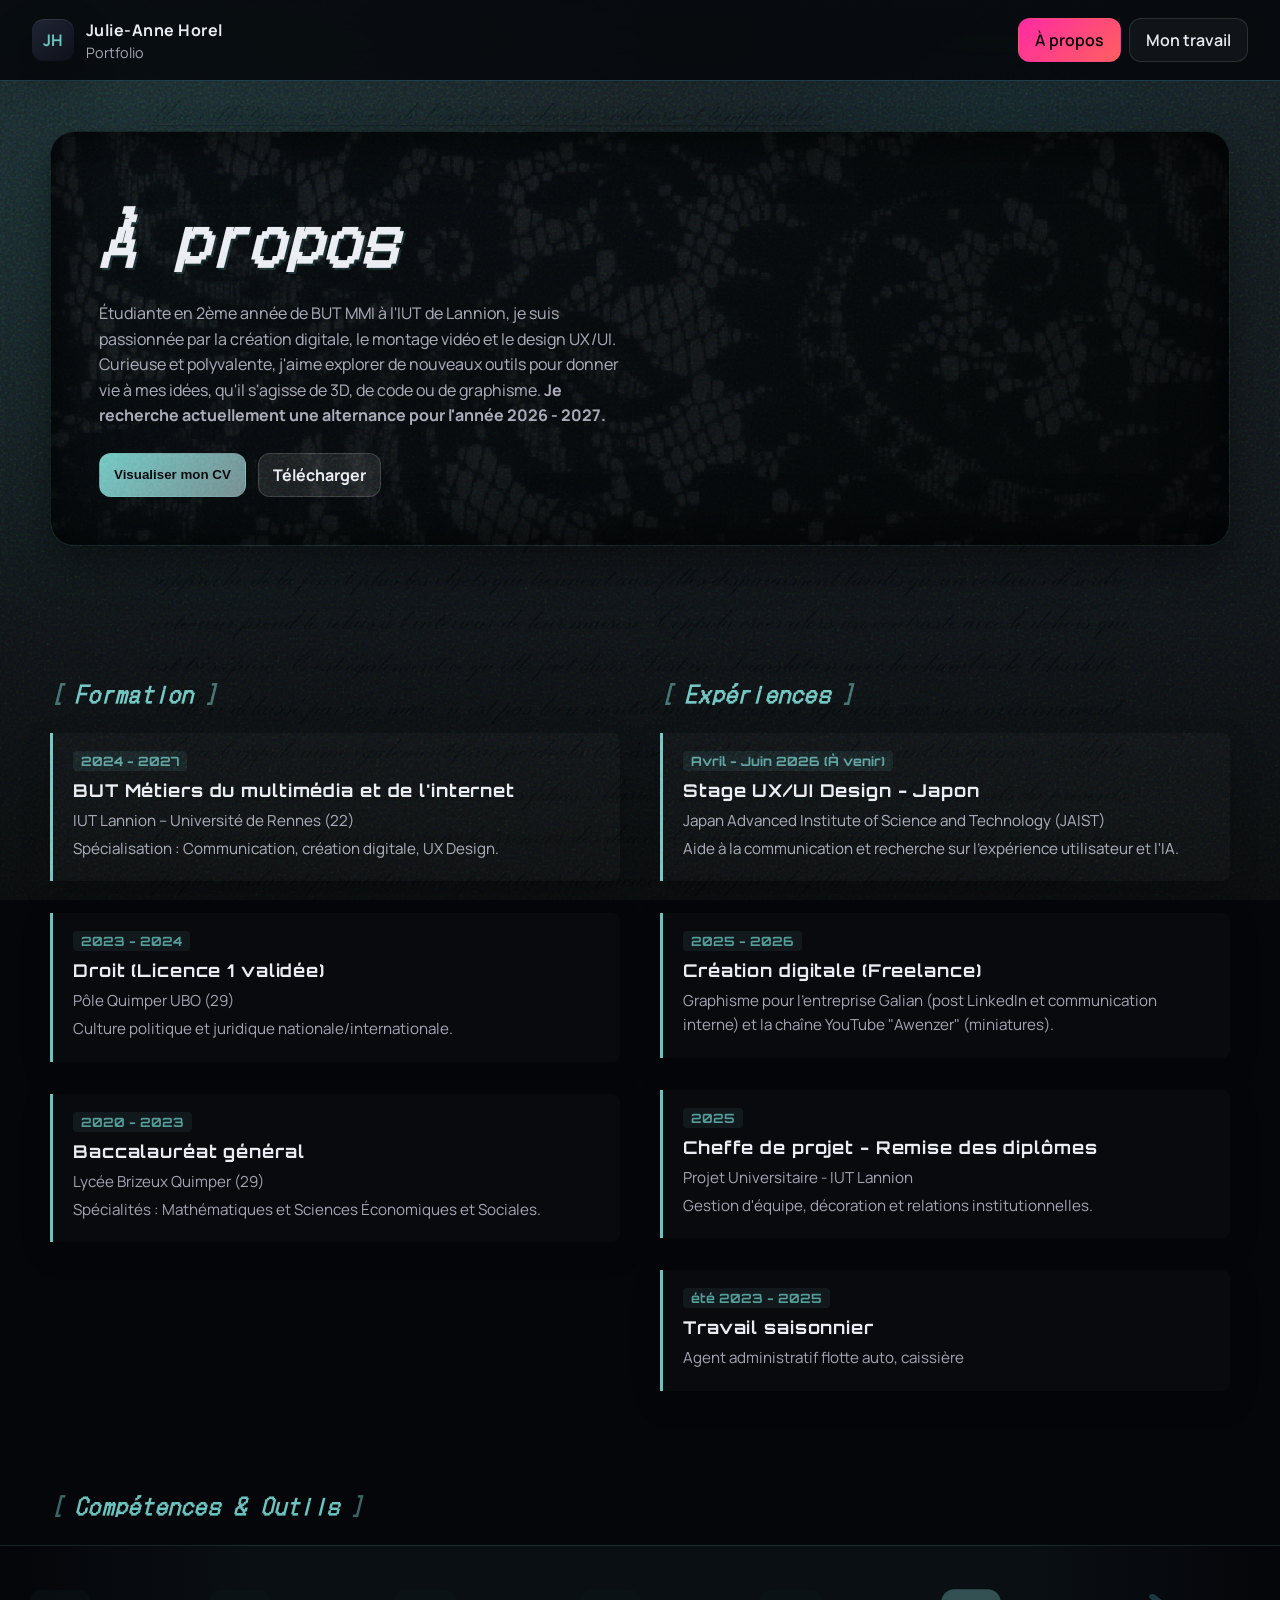
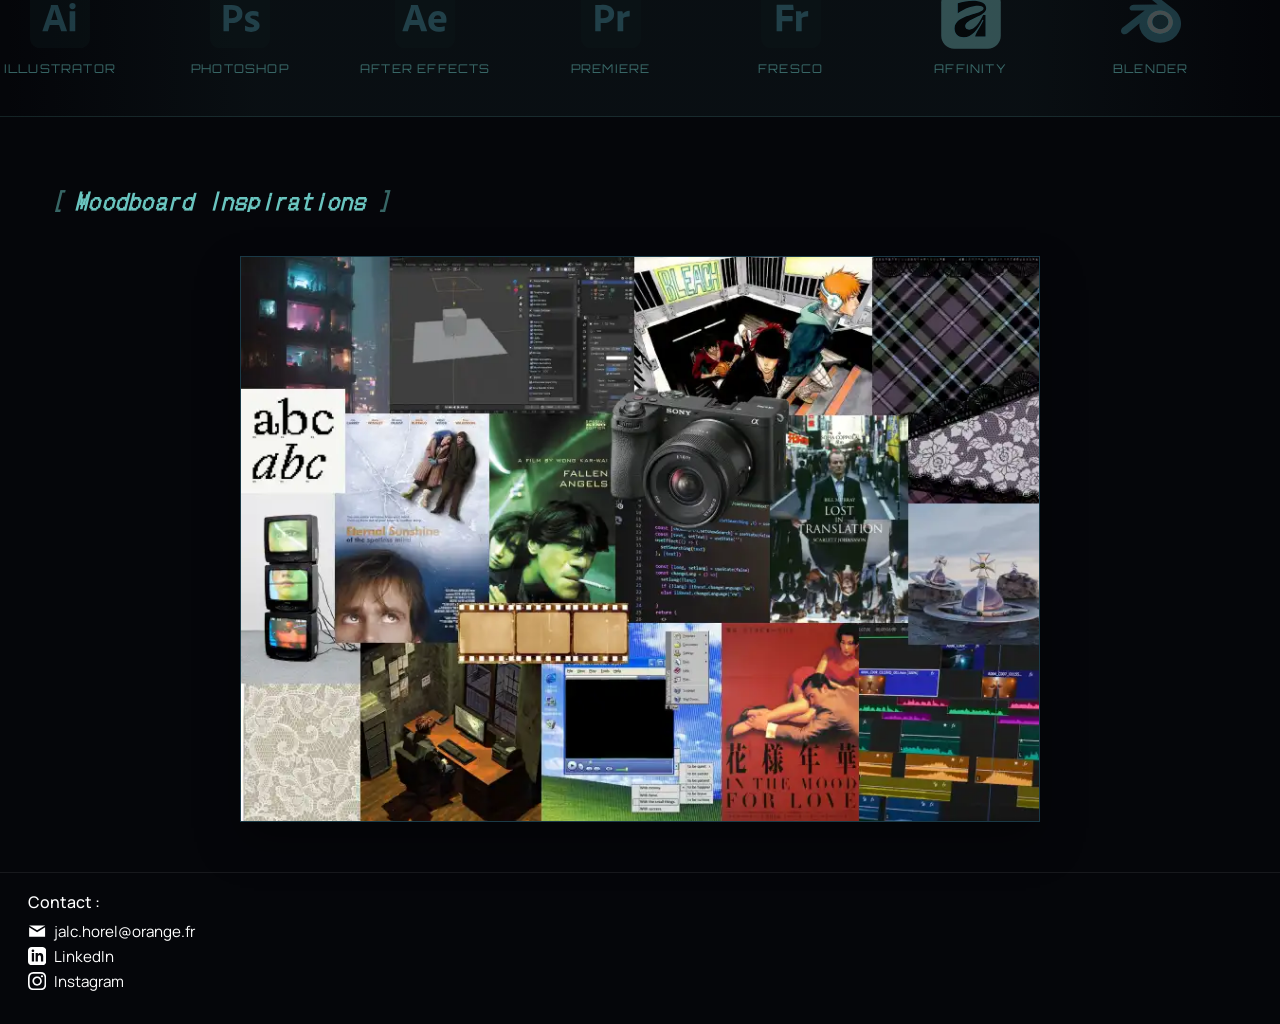
<file: Apropos.html>
<!DOCTYPE html>
<html lang="fr">

<head>
  <meta charset="UTF-8">
  <meta name="viewport" content="width=device-width, initial-scale=1.0">
  <title>À propos – Julie-Anne Horel</title>
  <link rel="preconnect" href="https://fonts.googleapis.com">
  <link rel="preconnect" href="https://fonts.gstatic.com" crossorigin>
  <link
    href="https://fonts.googleapis.com/css2?family=Orbitron:wght@400;600;700&family=DotGothic16&family=Manrope:wght@400;500;600;700&display=swap"
    rel="stylesheet">
  <link rel="stylesheet" href="style.css">
  <link rel="stylesheet" href="apropos.css">
</head>

<body>
  <div class="crt-overlay" aria-hidden="true"></div>
  <header class="hud">
    <a class="brand" href="index.html" aria-label="Accueil">
      <div class="brand__logo">JH</div>
      <div>
        <h1 class="brand__title" style="font-size: 1rem; margin:0;">Julie-Anne Horel</h1>
        <p class="brand__subtitle">Portfolio</p>
      </div>
    </a>
    <nav class="nav" aria-label="Navigation principale">
      <a class="nav__link nav__link--alert" href="Apropos.html">À propos</a>
      <a class="nav__link" href="travaux.html">Mon travail</a>
    </nav>
  </header>

  <main>
    <section class="hero">
      <div class="hero__meta">
        <h1>À propos</h1>
        <p class="lede">
          Étudiante en 2ème année de BUT MMI à l'IUT de Lannion, je suis passionnée par la création digitale, le montage
          vidéo et le design UX/UI.
          Curieuse et polyvalente, j'aime explorer de nouveaux outils pour donner vie à mes idées, qu'il s'agisse de 3D,
          de code ou de graphisme.
          <strong>Je recherche actuellement une alternance pour l'année 2026 - 2027.</strong>
        </p>
        <div style="margin-top: 24px; display: flex; gap: 12px;">
          <button class="btn solid" id="view-cv">Visualiser mon CV</button>
          <a href="img/CV-HOREL.webp" download class="btn ghost">Télécharger</a>
        </div>
      </div>
    </section>

    <div class="about-grid">
      <section>
        <h2 class="section-title">Formation</h2>
        <div class="info-item">
          <span class="date">2024 - 2027</span>
          <h3>BUT Métiers du multimédia et de l'internet</h3>
          <p>IUT Lannion – Université de Rennes (22)</p>
          <p>Spécialisation : Communication, création digitale, UX Design.</p>
        </div>
        <div class="info-item">
          <span class="date">2023 - 2024</span>
          <h3>Droit (Licence 1 validée)</h3>
          <p>Pôle Quimper UBO (29)</p>
          <p>Culture politique et juridique nationale/internationale.</p>
        </div>
        <div class="info-item">
          <span class="date">2020 - 2023</span>
          <h3>Baccalauréat général</h3>
          <p>Lycée Brizeux Quimper (29)</p>
          <p>Spécialités : Mathématiques et Sciences Économiques et Sociales.</p>
        </div>
      </section>

      <section>
        <h2 class="section-title">Expériences</h2>
        <div class="info-item">
          <span class="date">Avril - Juin 2026 (À venir)</span>
          <h3>Stage UX/UI Design - Japon</h3>
          <p>Japan Advanced Institute of Science and Technology (JAIST)</p>
          <p>Aide à la communication et recherche sur l'expérience utilisateur et l'IA.</p>
        </div>
        <div class="info-item">
          <span class="date">2025 - 2026</span>
          <h3>Création digitale (Freelance)</h3>
          <p>Graphisme pour l'entreprise Galian (post LinkedIn et communication interne) et la chaîne YouTube "Awenzer"
            (miniatures).</p>
        </div>
        <div class="info-item">
          <span class="date">2025</span>
          <h3>Cheffe de projet - Remise des diplômes</h3>
          <p>Projet Universitaire - IUT Lannion</p>
          <p>Gestion d'équipe, décoration et relations institutionnelles.</p>
        </div>
        <div class="info-item">
          <span class="date">été 2023 - 2025</span>
          <h3>Travail saisonnier</h3>
          <p>Agent administratif flotte auto, caissière</p>
        </div>
      </section>
    </div>

    <section>
      <h2 class="section-title">Compétences & Outils</h2>
      <div class="marquee-container">
        <div class="marquee-content">
          <div class="marquee-item">
            <svg xmlns="http://www.w3.org/2000/svg" viewBox="0 0 511.45 498.66">
              <defs>
                <style>
                  .a {
                    fill: #300;
                  }

                  .b {
                    fill: #ff9a00;
                  }
                </style>
              </defs>
              <title>adobe-illustrator</title>
              <rect class="a" width="511.45" height="498.66" rx="90.57" />
              <path class="b"
                d="M247.84,299.26H168.58l-16.12,50.09a4,4,0,0,1-4.12,3.09H108.2q-3.44,0-2.4-3.78L174.42,151q1-3.09,2.06-7a74.51,74.51,0,0,0,1.37-13.9,2.11,2.11,0,0,1,1.8-2.4,2,2,0,0,1,.6,0H234.8c1.6,0,2.51.57,2.75,1.71L315.43,349c.69,2.28,0,3.43-2.06,3.43h-44.6a3.17,3.17,0,0,1-3.43-2.4ZM180.94,256h54.2q-2.05-6.87-4.8-15.44t-5.83-18.36l-6.18-19.55q-3.09-9.78-5.66-18.88T208,167.17h-.34a276.76,276.76,0,0,1-7.21,27.44q-4.8,15.45-9.78,31.57T180.94,256Z" />
              <path class="b"
                d="M361.74,164.08a24.9,24.9,0,0,1-18.87-7.55,27.12,27.12,0,0,1-7.2-19.56,25.17,25.17,0,0,1,7.72-19,26.52,26.52,0,0,1,19-7.38q12.35,0,19.38,7.38a26.52,26.52,0,0,1,7,19,26.78,26.78,0,0,1-7.38,19.56A26.32,26.32,0,0,1,361.74,164.08ZM338.07,349V185c0-2.06.91-3.09,2.74-3.09H383c1.82,0,2.74,1,2.74,3.09V349c0,2.28-.91,3.43-2.74,3.43H341.16C339.1,352.44,338.07,351.29,338.07,349Z" />
            </svg>
            <span>Illustrator</span>
          </div>
          <div class="marquee-item">
            <svg xmlns="http://www.w3.org/2000/svg" viewBox="0 0 511.76 498.97">
              <defs>
                <style>
                  .a {
                    fill: #001e36;
                  }

                  .b {
                    fill: #31a8ff;
                  }
                </style>
              </defs>
              <title>adobe-photoshop</title>
              <rect class="a" width="511.76" height="498.97" rx="90.62" />
              <path class="b"
                d="M115.24,349.91V130.53c0-1.59.68-2.4,2.06-2.4,3.65,0,7,0,12-.17s10.47-.23,16.31-.34l18.54-.35q9.78-.17,19.39-.17,26.09,0,44,6.52a76.4,76.4,0,0,1,28.66,17.51,67.06,67.06,0,0,1,15.62,24.21A80.31,80.31,0,0,1,276.61,203q0,27.48-12.7,45.32a71.82,71.82,0,0,1-34.33,25.92c-14.42,5.38-30.45,7.2-48.07,7.2-5,0-8.58-.05-10.64-.17s-5.15-.17-9.27-.17v68.49a2.72,2.72,0,0,1-2.32,3.09,2.49,2.49,0,0,1-.77,0H117.64C116,352.65,115.24,351.74,115.24,349.91ZM161.6,169.33v71.55q4.46.35,8.24.34h11.33a80.56,80.56,0,0,0,24.55-3.92A37,37,0,0,0,223.23,226q6.69-7.89,6.69-22a34.74,34.74,0,0,0-5-18.88A32,32,0,0,0,210,172.93,63.68,63.68,0,0,0,185,168.64q-8.25,0-14.59.17t-8.76.52Z" />
              <path class="b"
                d="M409.35,227.87a80,80,0,0,0-20.43-7.21,108.28,108.28,0,0,0-23.86-2.75,44.38,44.38,0,0,0-12.87,1.55,11.55,11.55,0,0,0-6.7,4.29,10.79,10.79,0,0,0-1.71,5.84,9.08,9.08,0,0,0,2.06,5.49,23.25,23.25,0,0,0,7.21,5.66,141.8,141.8,0,0,0,15.1,7,150,150,0,0,1,32.79,15.62,50,50,0,0,1,16.82,17.68,47.17,47.17,0,0,1,5,22,49.41,49.41,0,0,1-8.24,28.33,54.23,54.23,0,0,1-23.86,19.05Q375,357.3,352,357.3a140.51,140.51,0,0,1-29-2.75,92.44,92.44,0,0,1-21.8-6.87,4.44,4.44,0,0,1-2.41-4.12V306.49a2,2,0,0,1,.86-1.89,1.66,1.66,0,0,1,1.89.17A91.62,91.62,0,0,0,328,315.24a108.66,108.66,0,0,0,25.07,3.26q12,0,17.68-3.09a9.7,9.7,0,0,0,5.66-8.92q0-4.47-5.15-8.59T350.3,288a126.06,126.06,0,0,1-30.38-15.45,52.42,52.42,0,0,1-16.14-18,47.35,47.35,0,0,1-5-21.8A49.21,49.21,0,0,1,306,206.93a52.37,52.37,0,0,1,22.32-19.57q15.1-7.55,37.76-7.55a167.13,167.13,0,0,1,26.44,1.88,69.58,69.58,0,0,1,18.4,5,3.13,3.13,0,0,1,2.06,1.89,9.31,9.31,0,0,1,.34,2.57v34.68a2.3,2.3,0,0,1-1,2.06A3.33,3.33,0,0,1,409.35,227.87Z" />
            </svg>
            <span>Photoshop</span>
          </div>
          <div class="marquee-item">
            <svg xmlns="http://www.w3.org/2000/svg" viewBox="0 0 512.47 499.66">
              <defs>
                <style>
                  .a {
                    fill: #00005b;
                  }

                  .b {
                    fill: #99f;
                  }
                </style>
              </defs>
              <title>adobe-after-effects</title>
              <rect class="a" width="512.47" height="499.66" rx="90.75" />
              <path class="b"
                d="M205.88,298.94H126.46L110.3,349.23a4,4,0,0,1-4.12,3.1H66c-2.29,0-3.09-1.27-2.4-3.79l68.76-197.2c.68-2.06,1.37-4.08,2.06-6.71a73.17,73.17,0,0,0,1.37-13.93,2.13,2.13,0,0,1,1.81-2.4,2,2,0,0,1,.6,0h54.66c1.6,0,2.52.57,2.75,1.72l78,218.87q1,3.44-2.06,3.44H226.85a3.19,3.19,0,0,1-3.44-2.41Zm-67-42.4h54.32q-2.07-6.87-4.82-15.47t-5.84-18.39l-6.19-19.6q-3.09-9.79-5.67-18.91T166,167.5h-.35a274.49,274.49,0,0,1-7.22,27.5q-4.81,15.48-9.8,31.63T138.84,256.54Z" />
              <path class="b"
                d="M400.12,279.37H332.39a48.27,48.27,0,0,0,6.53,18.94,35.4,35.4,0,0,0,15.64,12.89,65.36,65.36,0,0,0,27.34,5.36,123.33,123.33,0,0,0,22.17-2.44,81.58,81.58,0,0,0,19.06-5q1.72-1.36,1.72,1.72v32.66a4.15,4.15,0,0,1-2.06,4.13,87.51,87.51,0,0,1-21.3,6.34,150.47,150.47,0,0,1-30.25,2.58q-24.42,0-40.91-7.56a73,73,0,0,1-26.82-20.28,79.6,79.6,0,0,1-14.78-28,110.41,110.41,0,0,1-4.47-31.12,108.47,108.47,0,0,1,5.33-33.86,88.5,88.5,0,0,1,16-29.22,76.76,76.76,0,0,1,25.79-20.28c10.08-4.93,22-6.7,35.75-6.7a77.73,77.73,0,0,1,33.18,6.54,58.37,58.37,0,0,1,22.51,17,78,78,0,0,1,12.72,24.24,86.45,86.45,0,0,1,4.13,26.13q0,7.56-.52,13.75c-.34,4.12-.63,7.1-.85,8.94a3.13,3.13,0,0,1-3.1,2.75q-2.06,0-7.05.51c-3.32.35-7.45.57-12.37.69S405.62,279.37,400.12,279.37Zm-67.73-31.32h45q8.25,0,12.2-.17a12.13,12.13,0,0,0,5-1.65v-2.07a27.6,27.6,0,0,0-1.38-7.9,28.08,28.08,0,0,0-27.85-19.6A29.88,29.88,0,0,0,337,232.82,49.88,49.88,0,0,0,332.39,248.05Z" />
            </svg>
            <span>After Effects</span>
          </div>
          <div class="marquee-item">
            <svg xmlns="http://www.w3.org/2000/svg" viewBox="0 0 512.84 500.01">
              <defs>
                <style>
                  .a {
                    fill: #00005b;
                  }

                  .b {
                    fill: #99f;
                  }
                </style>
              </defs>
              <title>adobe-premiere-pro</title>
              <path class="a"
                d="M90.81,0H422a90.74,90.74,0,0,1,90.82,90.81V409.2A90.73,90.73,0,0,1,422,500H90.81A90.73,90.73,0,0,1,0,409.2V90.81A90.74,90.74,0,0,1,90.81,0Z" />
              <path class="b"
                d="M121.8,350.65V130.77c0-1.49.64-2.35,2.14-2.35,3.63,0,7.05,0,12-.21,5.13-.21,10.47-.21,16.24-.43s12-.21,18.59-.43,13-.21,19.45-.21c17.52,0,32,2.14,44,6.62a76.35,76.35,0,0,1,28.64,17.53,67.94,67.94,0,0,1,15.6,24.36,81.86,81.86,0,0,1,4.91,27.77q0,27.57-12.82,45.52A73.2,73.2,0,0,1,236.12,275c-14.53,5.34-30.56,7.26-48.08,7.26-5.13,0-8.55,0-10.68-.21s-5.13-.21-9.19-.21v68.59a2.66,2.66,0,0,1-2.35,3H124.36C122.65,353.43,121.8,352.57,121.8,350.65Zm46.58-181v71.8c3,.21,5.77.43,8.33.43H188A79.61,79.61,0,0,0,212.61,238a36.71,36.71,0,0,0,17.52-11.32c4.49-5.35,6.63-12.61,6.63-22a35.19,35.19,0,0,0-4.92-19,31,31,0,0,0-15-12.18,62.55,62.55,0,0,0-25.22-4.27c-5.55,0-10.47,0-14.53.21a49.8,49.8,0,0,0-8.76.21Z" />
              <path class="b"
                d="M313.26,182.06h37.39a4.8,4.8,0,0,1,4.49,3.42,21.39,21.39,0,0,1,1.28,5.34c.43,2.13.86,4.48,1.07,6.62.21,2.35.43,4.92.43,7.69a79.63,79.63,0,0,1,22.86-18.37,66.17,66.17,0,0,1,32.48-8.34,2.66,2.66,0,0,1,3,2.35V223.3c0,1.71-1.07,2.35-3.42,2.35a92.62,92.62,0,0,0-23.08,2.13,88.75,88.75,0,0,0-17.94,5.77,33.3,33.3,0,0,0-10.9,7.91v109c0,2.13-.86,3-2.78,3H316a3,3,0,0,1-3.41-2.57V231.63c0-5.13,0-10.47-.22-16s-.21-11.11-.43-16.66c0-4.92-.42-9.62-.85-14.53a2,2,0,0,1,1.5-2.35c0-.22.42-.22.64,0Z" />
            </svg> <span>Premiere</span>
          </div>
          <div class="marquee-item">
            <svg xmlns="http://www.w3.org/2000/svg" viewBox="0 0 511.45 498.66">
              <defs>
                <style>
                  .a {
                    fill: #001e36;
                  }

                  .b {
                    fill: #31a8ff;
                  }
                </style>
              </defs>
              <title>adobe-fresco</title>
              <rect class="a" width="511.45" height="498.66" rx="90.57" />
              <path class="b"
                d="M180.42,265.63v84.06a2.43,2.43,0,0,1-2.06,2.75,2.66,2.66,0,0,1-.69,0h-42.2a2.21,2.21,0,0,1-1.88-.69,4.11,4.11,0,0,1-.52-2.4V130.11q0-4.8,2.4-4.8H271.34a4.11,4.11,0,0,1,2.4.51c.46.35.8,1.89,1,4.63l3.77,37.4a1.75,1.75,0,0,1-.51,1.89,3,3,0,0,1-2.23.86H180.42v52.15h85.77q3.09,0,3.09,2.4v37.74a2.42,2.42,0,0,1-2.06,2.74,2,2,0,0,1-.69,0Z" />
              <path class="b"
                d="M299.47,181.92h37.4a4.67,4.67,0,0,1,4.46,3.43,16.41,16.41,0,0,1,1.72,4.8,56,56,0,0,1,1,6.69c.22,2.4.34,5,.34,7.72a80,80,0,0,1,22.81-18.35A64.13,64.13,0,0,1,399,178.49a2.72,2.72,0,0,1,3.09,2.31,2.55,2.55,0,0,1,0,.78v41.51c0,1.6-1.15,2.4-3.43,2.4a86.71,86.71,0,0,0-40.32,7.21,36.31,36.31,0,0,0-11.49,7.89V349.35c0,2.06-.91,3.09-2.74,3.09H302.56a3,3,0,0,1-3.43-2.57,3.1,3.1,0,0,1,0-.86V231q0-7.54-.17-15.95t-.52-16.64a108.62,108.62,0,0,0-1.37-14.07,2,2,0,0,1,1.42-2.4,1.81,1.81,0,0,1,1,0Z" />
            </svg>
            <span>Fresco</span>
          </div>
          <div class="marquee-item">
            <svg viewBox="0 0 512 512" xmlns="http://www.w3.org/2000/svg" fill-rule="evenodd" clip-rule="evenodd"
              stroke-linejoin="round" stroke-miterlimit="2">
              <path
                d="M510 113.76v284.48C510 459.922 459.921 510 398.24 510H113.76C52.078 510 2 459.922 2 398.24V113.76C2 52.079 52.078 2 113.76 2h284.48C459.921 2 510 52.079 510 113.76z"
                fill="#a7f175" />
              <path
                d="M240.452 347.541c-20.696 0-33.871-12.624-33.871-28.663 0-68.57 179.287-82.28 179.287-155.108 0-44.426-51.168-63.569-116.478-63.569-39.735 0-84.66 7.399-126.377 20.626v86.867c61.481-45.029 129.792-64.309 173.803-64.309 27.662 0 46.443 7.76 46.443 21.678 0 57.308-247.287 48.219-247.287 172.061 0 47.478 32.456 74.675 78.123 74.675 69.07 0 121.307-67.5 160.386-149.78l7.916 2.845c-20.592 50.289-63.171 105.424-71.484 140.864h88.92V222.371H359.31c-29.819 65.138-73.502 125.17-118.86 125.17h.002z"
                fill-rule="nonzero" />
            </svg>
            <span>Affinity</span>
          </div>
          <div class="marquee-item">
            <svg id="Layer_1" data-name="Layer 1" xmlns="http://www.w3.org/2000/svg" viewBox="0 0 499.77 405.98">
              <defs>
                <style>
                  .cls-1 {
                    fill: #fff;
                  }

                  .cls-2 {
                    fill: #265787;
                  }

                  .cls-3 {
                    fill: #ea7600;
                  }
                </style>
              </defs>
              <title>blender</title>
              <path class="cls-1"
                d="M196.49,225.35c1.82-32.49,17.73-61.11,41.73-81.4,23.54-19.92,55.22-32.1,89.78-32.1S394.21,124,417.77,144c24,20.29,39.89,48.91,41.73,81.37,1.82,33.38-11.6,64.39-35.14,87.37-24,23.38-58.13,38.06-96.36,38.06s-72.43-14.68-96.41-38.06C208,289.71,194.66,258.7,196.49,225.35Z" />
              <path class="cls-2"
                d="M260.53,228.27c.93-16.67,9.1-31.36,21.41-41.77a72.65,72.65,0,0,1,92.13,0c12.3,10.41,20.47,25.1,21.41,41.75.93,17.13-6,33-18,44.83-12.31,12-29.83,19.53-49.44,19.53s-37.16-7.53-49.47-19.53C266.45,261.29,259.59,245.38,260.53,228.27Z" />
              <path class="cls-3"
                d="M153.08,262c.11,6.52,2.19,19.2,5.31,29.1a153.58,153.58,0,0,0,33.16,57.42,171.34,171.34,0,0,0,58,41.67A189.71,189.71,0,0,0,402,389.88,172.65,172.65,0,0,0,460,348a154.79,154.79,0,0,0,33.15-57.53,145.39,145.39,0,0,0,6.24-32.11,146.87,146.87,0,0,0-1-31.9,148.49,148.49,0,0,0-21.15-57.87,161.49,161.49,0,0,0-38.58-42.53l0,0L282.5,6.2c-.14-.11-.26-.22-.41-.32-10.24-7.86-27.47-7.83-38.73,0s-12.69,21.14-2.56,29.46l0,0,65.11,53-198.46.21h-.27C90.74,88.61,75,99.37,71.85,113c-3.21,13.86,7.93,25.36,25,25.42l0,.06,100.6-.19L17.9,276l-.69.51C.28,289.52-5.2,311.08,5.47,324.73c10.82,13.87,33.84,13.9,51,.08l98-80.18A152.15,152.15,0,0,0,153.08,262ZM404.82,298.2c-20.18,20.56-48.44,32.22-79,32.28s-58.89-11.5-79.07-32a93.92,93.92,0,0,1-21.58-33.78,87.69,87.69,0,0,1-5-37.74A89.11,89.11,0,0,1,231,191.39a98,98,0,0,1,24-28.55c19.62-16,44.6-24.65,70.73-24.68s51.12,8.54,70.76,24.48a97.5,97.5,0,0,1,24,28.46,89.19,89.19,0,0,1,10.86,35.52,87.81,87.81,0,0,1-5,37.72A94.33,94.33,0,0,1,404.82,298.2Z" />
            </svg>
            <span>Blender</span>
          </div>
          <div class="marquee-item">
            <svg xmlns="http://www.w3.org/2000/svg" shape-rendering="geometricPrecision"
              text-rendering="geometricPrecision" image-rendering="optimizeQuality" fill-rule="evenodd"
              clip-rule="evenodd" viewBox="0 0 346 512.36">
              <g fill-rule="nonzero">
                <path fill="#00B6FF"
                  d="M172.53 246.9c0-42.04 34.09-76.11 76.12-76.11h11.01c.3.01.63-.01.94-.01 47.16 0 85.4 38.25 85.4 85.4 0 47.15-38.24 85.39-85.4 85.39-.31 0-.64-.01-.95-.01l-11 .01c-42.03 0-76.12-34.09-76.12-76.12V246.9z" />
                <path fill="#24CB71"
                  d="M0 426.98c0-47.16 38.24-85.41 85.4-85.41l87.13.01v84.52c0 47.65-39.06 86.26-86.71 86.26C38.67 512.36 0 474.13 0 426.98z" />
                <path fill="#FF7237"
                  d="M172.53.01v170.78h87.13c.3-.01.63.01.94.01 47.16 0 85.4-38.25 85.4-85.4C346 38.24 307.76 0 260.6 0c-.31 0-.64.01-.95.01h-87.12z" />
                <path fill="#FF3737"
                  d="M0 85.39c0 47.16 38.24 85.4 85.4 85.4h87.13V.01H85.39C38.24.01 0 38.24 0 85.39z" />
                <path fill="#874FFF"
                  d="M0 256.18c0 47.16 38.24 85.4 85.4 85.4h87.13V170.8H85.39C38.24 170.8 0 209.03 0 256.18z" />
              </g>
            </svg>
            <span>Figma</span>
          </div>
          <div class="marquee-item">
            <?xml version="1.0" encoding="utf-8"?><svg version="1.1" id="Layer_1" xmlns="http://www.w3.org/2000/svg"
              xmlns:xlink="http://www.w3.org/1999/xlink" x="0px" y="0px" viewBox="0 0 108.35 122.88"
              style="enable-background:new 0 0 108.35 122.88" xml:space="preserve">
              <style type="text/css">
                .st0 {
                  fill-rule: evenodd;
                  clip-rule: evenodd;
                  fill: #E44D26;
                }

                .st1 {
                  fill-rule: evenodd;
                  clip-rule: evenodd;
                  fill: #F16529;
                }

                .st2 {
                  fill-rule: evenodd;
                  clip-rule: evenodd;
                  fill: #EBEBEB;
                }

                .st3 {
                  fill-rule: evenodd;
                  clip-rule: evenodd;
                  fill: #FFFFFF;
                }
              </style>
              <g>
                <polygon class="st0" points="108.35,0 98.48,110.58 54.11,122.88 9.86,110.6 0,0 108.35,0" />
                <polygon class="st1" points="54.17,113.48 90.03,103.54 98.46,9.04 54.17,9.04 54.17,113.48" />
                <path class="st2"
                  d="M34.99,36.17h19.19V22.61H20.16l0.32,3.64l3.33,37.38h30.35V50.06H36.23L34.99,36.17L34.99,36.17L34.99,36.17z M38.04,70.41H24.43l1.9,21.3l27.79,7.71l0.06-0.02V85.29l-0.06,0.02l-15.11-4.08L38.04,70.41L38.04,70.41L38.04,70.41z" />
                <path class="st3"
                  d="M54.13,63.63h16.7l-1.57,17.59L54.13,85.3v14.11l27.81-7.71l0.2-2.29l3.19-35.71l0.33-3.64H54.13V63.63 L54.13,63.63z M54.13,36.14v0.03h32.76l0.27-3.05l0.62-6.88l0.32-3.64H54.13V36.14L54.13,36.14L54.13,36.14z" />
              </g>
            </svg>
            <span>HTML5</span>
          </div>
          <div class="marquee-item">
            <svg xmlns="http://www.w3.org/2000/svg" viewBox="0 0 296297 333333"
              xmlns:xlink="http://www.w3.org/1999/xlink" shape-rendering="geometricPrecision"
              text-rendering="geometricPrecision" image-rendering="optimizeQuality" fill-rule="evenodd"
              clip-rule="evenodd">
              <defs>
                <linearGradient id="id4" gradientUnits="userSpaceOnUse" x1="54128.7" y1="79355.5" x2="240318"
                  y2="79355.5">
                  <stop offset="0" stop-color="#e8e7e5" />
                  <stop offset="1" stop-color="#fff" />
                </linearGradient>
                <linearGradient id="id5" gradientUnits="userSpaceOnUse" x1="62019.3" y1="202868" x2="233515"
                  y2="202868">
                  <stop offset="0" stop-color="#e8e7e5" />
                  <stop offset="1" stop-color="#fff" />
                </linearGradient>
                <linearGradient id="id6" gradientUnits="userSpaceOnUse" x1="104963" y1="99616.9" x2="104963"
                  y2="171021">
                  <stop offset="0" stop-color="#d1d3d4" />
                  <stop offset=".388" stop-color="#d1d3d4" />
                  <stop offset="1" stop-color="#d1d3d4" />
                </linearGradient>
                <linearGradient id="id7" gradientUnits="userSpaceOnUse" xlink:href="#id6" x1="194179" y1="61185.8"
                  x2="194179" y2="135407" />
                <mask id="id0">
                  <linearGradient id="id1" gradientUnits="userSpaceOnUse" x1="104963" y1="99616.9" x2="104963"
                    y2="171021">
                    <stop offset="0" stop-opacity="0" stop-color="#fff" />
                    <stop offset=".388" stop-color="#fff" />
                    <stop offset="1" stop-opacity=".831" stop-color="#fff" />
                  </linearGradient>
                  <path fill="url(#id1)" d="M61737 99467h86453v71704H61737z" />
                </mask>
                <mask id="id2">
                  <linearGradient id="id3" gradientUnits="userSpaceOnUse" x1="194179" y1="61185.8" x2="194179"
                    y2="135407">
                    <stop offset="0" stop-opacity="0" stop-color="#fff" />
                    <stop offset=".388" stop-color="#fff" />
                    <stop offset="1" stop-opacity=".831" stop-color="#fff" />
                  </linearGradient>
                  <path fill="url(#id3)" d="M147890 61036h92578v74521h-92578z" />
                </mask>
                <style>
                  .fil6 {
                    fill: #000;
                    fill-opacity: .05098
                  }
                </style>
              </defs>
              <g id="Layer_x0020_1">
                <g id="_513085304">
                  <path fill="#2062af" d="M268517 300922l-120369 32411-120371-32411L0 0h296297z" />
                  <path fill="#3c9cd7" d="M148146 24374v283109l273 74 97409-26229 22485-256954z" />
                  <path fill="#fff"
                    d="M148040 99617l-86153 35880 2857 35524 83296-35614 88604-37883 3674-36339-92278 38432z" />
                  <path mask="url(#id0)" fill="url(#id6)" d="M61887 135497l2857 35524 83295-35614V99617z" />
                  <path mask="url(#id2)" fill="url(#id7)" d="M240318 61186l-92278 38431v35790l88604-37883z" />
                  <path fill="url(#id5)"
                    d="M62019 135497l2858 35524 127806 407-2859 47365-42055 11840-40428-10208-2450-29399H67327l4900 56756 75950 22457 75538-22050 9800-112692z" />
                  <path class="fil6"
                    d="M148040 135497H61888l2857 35524 83295 266v-35790zm0 95022l-408 114-40422-10208-2450-29399H67197l4899 56756 75944 22457v-39720z" />
                  <path fill="url(#id4)" d="M54129 61186h186189l-3674 36339H58620l-4491-36339z" />
                  <path class="fil6" d="M148040 61186H54129l4491 36339h89420z" />
                </g>
              </g>
            </svg>
            <span>CSS3</span>
          </div>
          <div class="marquee-item">
            <?xml version="1.0" encoding="utf-8"?><svg version="1.1" id="Layer_1" xmlns="http://www.w3.org/2000/svg"
              xmlns:xlink="http://www.w3.org/1999/xlink" x="0px" y="0px" viewBox="0 0 122.88 122.88"
              style="enable-background:new 0 0 122.88 122.88" xml:space="preserve">
              <style type="text/css">
                .st0 {
                  fill-rule: evenodd;
                  clip-rule: evenodd;
                  fill: #F7DF1E;
                }

                .st1 {
                  fill-rule: evenodd;
                  clip-rule: evenodd;
                }
              </style>
              <g>
                <polygon class="st0" points="0,0 122.88,0 122.88,122.88 0,122.88 0,0" />
                <path class="st1"
                  d="M32.31,102.69l9.4-5.69c1.81,3.22,3.46,5.94,7.42,5.94c3.79,0,6.19-1.48,6.19-7.26V56.41h11.55v39.43 c0,11.96-7.01,17.4-17.24,17.4C40.39,113.24,35.03,108.46,32.31,102.69L32.31,102.69L32.31,102.69z M73.14,101.45l9.4-5.44 c2.48,4.04,5.69,7.01,11.38,7.01c4.78,0,7.84-2.39,7.84-5.69c0-3.96-3.13-5.36-8.41-7.67l-2.89-1.24c-8.33-3.55-13.86-8-13.86-17.4 c0-8.66,6.6-15.26,16.91-15.26c7.34,0,12.62,2.56,16.41,9.24l-8.99,5.77c-1.98-3.55-4.12-4.95-7.42-4.95 c-3.38,0-5.53,2.14-5.53,4.95c0,3.46,2.14,4.87,7.09,7.01l2.89,1.24c9.82,4.21,15.34,8.5,15.34,18.15 c0,10.39-8.17,16.08-19.14,16.08C83.45,113.25,76.52,108.13,73.14,101.45L73.14,101.45L73.14,101.45z M73.14,101.45L73.14,101.45 L73.14,101.45L73.14,101.45z" />
              </g>
            </svg>
            <span>JavaScript</span>
          </div>
          <!-- Duplication pour défilement infini -->
          <div class="marquee-item">
            <svg xmlns="http://www.w3.org/2000/svg" viewBox="0 0 511.45 498.66">
              <defs>
                <style>
                  .a {
                    fill: #300;
                  }

                  .b {
                    fill: #ff9a00;
                  }
                </style>
              </defs>
              <title>adobe-illustrator</title>
              <rect class="a" width="511.45" height="498.66" rx="90.57" />
              <path class="b"
                d="M247.84,299.26H168.58l-16.12,50.09a4,4,0,0,1-4.12,3.09H108.2q-3.44,0-2.4-3.78L174.42,151q1-3.09,2.06-7a74.51,74.51,0,0,0,1.37-13.9,2.11,2.11,0,0,1,1.8-2.4,2,2,0,0,1,.6,0H234.8c1.6,0,2.51.57,2.75,1.71L315.43,349c.69,2.28,0,3.43-2.06,3.43h-44.6a3.17,3.17,0,0,1-3.43-2.4ZM180.94,256h54.2q-2.05-6.87-4.8-15.44t-5.83-18.36l-6.18-19.55q-3.09-9.78-5.66-18.88T208,167.17h-.34a276.76,276.76,0,0,1-7.21,27.44q-4.8,15.45-9.78,31.57T180.94,256Z" />
              <path class="b"
                d="M361.74,164.08a24.9,24.9,0,0,1-18.87-7.55,27.12,27.12,0,0,1-7.2-19.56,25.17,25.17,0,0,1,7.72-19,26.52,26.52,0,0,1,19-7.38q12.35,0,19.38,7.38a26.52,26.52,0,0,1,7,19,26.78,26.78,0,0,1-7.38,19.56A26.32,26.32,0,0,1,361.74,164.08ZM338.07,349V185c0-2.06.91-3.09,2.74-3.09H383c1.82,0,2.74,1,2.74,3.09V349c0,2.28-.91,3.43-2.74,3.43H341.16C339.1,352.44,338.07,351.29,338.07,349Z" />
            </svg>
            <span>Illustrator</span>
          </div>
          <div class="marquee-item">
            <svg xmlns="http://www.w3.org/2000/svg" viewBox="0 0 511.76 498.97">
              <defs>
                <style>
                  .a {
                    fill: #001e36;
                  }

                  .b {
                    fill: #31a8ff;
                  }
                </style>
              </defs>
              <title>adobe-photoshop</title>
              <rect class="a" width="511.76" height="498.97" rx="90.62" />
              <path class="b"
                d="M115.24,349.91V130.53c0-1.59.68-2.4,2.06-2.4,3.65,0,7,0,12-.17s10.47-.23,16.31-.34l18.54-.35q9.78-.17,19.39-.17,26.09,0,44,6.52a76.4,76.4,0,0,1,28.66,17.51,67.06,67.06,0,0,1,15.62,24.21A80.31,80.31,0,0,1,276.61,203q0,27.48-12.7,45.32a71.82,71.82,0,0,1-34.33,25.92c-14.42,5.38-30.45,7.2-48.07,7.2-5,0-8.58-.05-10.64-.17s-5.15-.17-9.27-.17v68.49a2.72,2.72,0,0,1-2.32,3.09,2.49,2.49,0,0,1-.77,0H117.64C116,352.65,115.24,351.74,115.24,349.91ZM161.6,169.33v71.55q4.46.35,8.24.34h11.33a80.56,80.56,0,0,0,24.55-3.92A37,37,0,0,0,223.23,226q6.69-7.89,6.69-22a34.74,34.74,0,0,0-5-18.88A32,32,0,0,0,210,172.93,63.68,63.68,0,0,0,185,168.64q-8.25,0-14.59.17t-8.76.52Z" />
              <path class="b"
                d="M409.35,227.87a80,80,0,0,0-20.43-7.21,108.28,108.28,0,0,0-23.86-2.75,44.38,44.38,0,0,0-12.87,1.55,11.55,11.55,0,0,0-6.7,4.29,10.79,10.79,0,0,0-1.71,5.84,9.08,9.08,0,0,0,2.06,5.49,23.25,23.25,0,0,0,7.21,5.66,141.8,141.8,0,0,0,15.1,7,150,150,0,0,1,32.79,15.62,50,50,0,0,1,16.82,17.68,47.17,47.17,0,0,1,5,22,49.41,49.41,0,0,1-8.24,28.33,54.23,54.23,0,0,1-23.86,19.05Q375,357.3,352,357.3a140.51,140.51,0,0,1-29-2.75,92.44,92.44,0,0,1-21.8-6.87,4.44,4.44,0,0,1-2.41-4.12V306.49a2,2,0,0,1,.86-1.89,1.66,1.66,0,0,1,1.89.17A91.62,91.62,0,0,0,328,315.24a108.66,108.66,0,0,0,25.07,3.26q12,0,17.68-3.09a9.7,9.7,0,0,0,5.66-8.92q0-4.47-5.15-8.59T350.3,288a126.06,126.06,0,0,1-30.38-15.45,52.42,52.42,0,0,1-16.14-18,47.35,47.35,0,0,1-5-21.8A49.21,49.21,0,0,1,306,206.93a52.37,52.37,0,0,1,22.32-19.57q15.1-7.55,37.76-7.55a167.13,167.13,0,0,1,26.44,1.88,69.58,69.58,0,0,1,18.4,5,3.13,3.13,0,0,1,2.06,1.89,9.31,9.31,0,0,1,.34,2.57v34.68a2.3,2.3,0,0,1-1,2.06A3.33,3.33,0,0,1,409.35,227.87Z" />
            </svg>
            <span>Photoshop</span>
          </div>
          <div class="marquee-item">
            <svg xmlns="http://www.w3.org/2000/svg" viewBox="0 0 512.47 499.66">
              <defs>
                <style>
                  .a {
                    fill: #00005b;
                  }

                  .b {
                    fill: #99f;
                  }
                </style>
              </defs>
              <title>adobe-after-effects</title>
              <rect class="a" width="512.47" height="499.66" rx="90.75" />
              <path class="b"
                d="M205.88,298.94H126.46L110.3,349.23a4,4,0,0,1-4.12,3.1H66c-2.29,0-3.09-1.27-2.4-3.79l68.76-197.2c.68-2.06,1.37-4.08,2.06-6.71a73.17,73.17,0,0,0,1.37-13.93,2.13,2.13,0,0,1,1.81-2.4,2,2,0,0,1,.6,0h54.66c1.6,0,2.52.57,2.75,1.72l78,218.87q1,3.44-2.06,3.44H226.85a3.19,3.19,0,0,1-3.44-2.41Zm-67-42.4h54.32q-2.07-6.87-4.82-15.47t-5.84-18.39l-6.19-19.6q-3.09-9.79-5.67-18.91T166,167.5h-.35a274.49,274.49,0,0,1-7.22,27.5q-4.81,15.48-9.8,31.63T138.84,256.54Z" />
              <path class="b"
                d="M400.12,279.37H332.39a48.27,48.27,0,0,0,6.53,18.94,35.4,35.4,0,0,0,15.64,12.89,65.36,65.36,0,0,0,27.34,5.36,123.33,123.33,0,0,0,22.17-2.44,81.58,81.58,0,0,0,19.06-5q1.72-1.36,1.72,1.72v32.66a4.15,4.15,0,0,1-2.06,4.13,87.51,87.51,0,0,1-21.3,6.34,150.47,150.47,0,0,1-30.25,2.58q-24.42,0-40.91-7.56a73,73,0,0,1-26.82-20.28,79.6,79.6,0,0,1-14.78-28,110.41,110.41,0,0,1-4.47-31.12,108.47,108.47,0,0,1,5.33-33.86,88.5,88.5,0,0,1,16-29.22,76.76,76.76,0,0,1,25.79-20.28c10.08-4.93,22-6.7,35.75-6.7a77.73,77.73,0,0,1,33.18,6.54,58.37,58.37,0,0,1,22.51,17,78,78,0,0,1,12.72,24.24,86.45,86.45,0,0,1,4.13,26.13q0,7.56-.52,13.75c-.34,4.12-.63,7.1-.85,8.94a3.13,3.13,0,0,1-3.1,2.75q-2.06,0-7.05.51c-3.32.35-7.45.57-12.37.69S405.62,279.37,400.12,279.37Zm-67.73-31.32h45q8.25,0,12.2-.17a12.13,12.13,0,0,0,5-1.65v-2.07a27.6,27.6,0,0,0-1.38-7.9,28.08,28.08,0,0,0-27.85-19.6A29.88,29.88,0,0,0,337,232.82,49.88,49.88,0,0,0,332.39,248.05Z" />
            </svg>
            <span>After Effects</span>
          </div>
          <div class="marquee-item">
            <svg xmlns="http://www.w3.org/2000/svg" viewBox="0 0 512.84 500.01">
              <defs>
                <style>
                  .a {
                    fill: #00005b;
                  }

                  .b {
                    fill: #99f;
                  }
                </style>
              </defs>
              <title>adobe-premiere-pro</title>
              <path class="a"
                d="M90.81,0H422a90.74,90.74,0,0,1,90.82,90.81V409.2A90.73,90.73,0,0,1,422,500H90.81A90.73,90.73,0,0,1,0,409.2V90.81A90.74,90.74,0,0,1,90.81,0Z" />
              <path class="b"
                d="M121.8,350.65V130.77c0-1.49.64-2.35,2.14-2.35,3.63,0,7.05,0,12-.21,5.13-.21,10.47-.21,16.24-.43s12-.21,18.59-.43,13-.21,19.45-.21c17.52,0,32,2.14,44,6.62a76.35,76.35,0,0,1,28.64,17.53,67.94,67.94,0,0,1,15.6,24.36,81.86,81.86,0,0,1,4.91,27.77q0,27.57-12.82,45.52A73.2,73.2,0,0,1,236.12,275c-14.53,5.34-30.56,7.26-48.08,7.26-5.13,0-8.55,0-10.68-.21s-5.13-.21-9.19-.21v68.59a2.66,2.66,0,0,1-2.35,3H124.36C122.65,353.43,121.8,352.57,121.8,350.65Zm46.58-181v71.8c3,.21,5.77.43,8.33.43H188A79.61,79.61,0,0,0,212.61,238a36.71,36.71,0,0,0,17.52-11.32c4.49-5.35,6.63-12.61,6.63-22a35.19,35.19,0,0,0-4.92-19,31,31,0,0,0-15-12.18,62.55,62.55,0,0,0-25.22-4.27c-5.55,0-10.47,0-14.53.21a49.8,49.8,0,0,0-8.76.21Z" />
              <path class="b"
                d="M313.26,182.06h37.39a4.8,4.8,0,0,1,4.49,3.42,21.39,21.39,0,0,1,1.28,5.34c.43,2.13.86,4.48,1.07,6.62.21,2.35.43,4.92.43,7.69a79.63,79.63,0,0,1,22.86-18.37,66.17,66.17,0,0,1,32.48-8.34,2.66,2.66,0,0,1,3,2.35V223.3c0,1.71-1.07,2.35-3.42,2.35a92.62,92.62,0,0,0-23.08,2.13,88.75,88.75,0,0,0-17.94,5.77,33.3,33.3,0,0,0-10.9,7.91v109c0,2.13-.86,3-2.78,3H316a3,3,0,0,1-3.41-2.57V231.63c0-5.13,0-10.47-.22-16s-.21-11.11-.43-16.66c0-4.92-.42-9.62-.85-14.53a2,2,0,0,1,1.5-2.35c0-.22.42-.22.64,0Z" />
            </svg> <span>Premiere</span>
          </div>
          <div class="marquee-item">
            <svg xmlns="http://www.w3.org/2000/svg" viewBox="0 0 511.45 498.66">
              <defs>
                <style>
                  .a {
                    fill: #001e36;
                  }

                  .b {
                    fill: #31a8ff;
                  }
                </style>
              </defs>
              <title>adobe-fresco</title>
              <rect class="a" width="511.45" height="498.66" rx="90.57" />
              <path class="b"
                d="M180.42,265.63v84.06a2.43,2.43,0,0,1-2.06,2.75,2.66,2.66,0,0,1-.69,0h-42.2a2.21,2.21,0,0,1-1.88-.69,4.11,4.11,0,0,1-.52-2.4V130.11q0-4.8,2.4-4.8H271.34a4.11,4.11,0,0,1,2.4.51c.46.35.8,1.89,1,4.63l3.77,37.4a1.75,1.75,0,0,1-.51,1.89,3,3,0,0,1-2.23.86H180.42v52.15h85.77q3.09,0,3.09,2.4v37.74a2.42,2.42,0,0,1-2.06,2.74,2,2,0,0,1-.69,0Z" />
              <path class="b"
                d="M299.47,181.92h37.4a4.67,4.67,0,0,1,4.46,3.43,16.41,16.41,0,0,1,1.72,4.8,56,56,0,0,1,1,6.69c.22,2.4.34,5,.34,7.72a80,80,0,0,1,22.81-18.35A64.13,64.13,0,0,1,399,178.49a2.72,2.72,0,0,1,3.09,2.31,2.55,2.55,0,0,1,0,.78v41.51c0,1.6-1.15,2.4-3.43,2.4a86.71,86.71,0,0,0-40.32,7.21,36.31,36.31,0,0,0-11.49,7.89V349.35c0,2.06-.91,3.09-2.74,3.09H302.56a3,3,0,0,1-3.43-2.57,3.1,3.1,0,0,1,0-.86V231q0-7.54-.17-15.95t-.52-16.64a108.62,108.62,0,0,0-1.37-14.07,2,2,0,0,1,1.42-2.4,1.81,1.81,0,0,1,1,0Z" />
            </svg>
            <span>Fresco</span>
          </div>
          <div class="marquee-item">
            <svg viewBox="0 0 512 512" xmlns="http://www.w3.org/2000/svg" fill-rule="evenodd" clip-rule="evenodd"
              stroke-linejoin="round" stroke-miterlimit="2">
              <path
                d="M510 113.76v284.48C510 459.922 459.921 510 398.24 510H113.76C52.078 510 2 459.922 2 398.24V113.76C2 52.079 52.078 2 113.76 2h284.48C459.921 2 510 52.079 510 113.76z"
                fill="#a7f175" />
              <path
                d="M240.452 347.541c-20.696 0-33.871-12.624-33.871-28.663 0-68.57 179.287-82.28 179.287-155.108 0-44.426-51.168-63.569-116.478-63.569-39.735 0-84.66 7.399-126.377 20.626v86.867c61.481-45.029 129.792-64.309 173.803-64.309 27.662 0 46.443 7.76 46.443 21.678 0 57.308-247.287 48.219-247.287 172.061 0 47.478 32.456 74.675 78.123 74.675 69.07 0 121.307-67.5 160.386-149.78l7.916 2.845c-20.592 50.289-63.171 105.424-71.484 140.864h88.92V222.371H359.31c-29.819 65.138-73.502 125.17-118.86 125.17h.002z"
                fill-rule="nonzero" />
            </svg>
            <span>Affinity</span>
          </div>
          <div class="marquee-item">
            <svg id="Layer_1" data-name="Layer 1" xmlns="http://www.w3.org/2000/svg" viewBox="0 0 499.77 405.98">
              <defs>
                <style>
                  .cls-1 {
                    fill: #fff;
                  }

                  .cls-2 {
                    fill: #265787;
                  }

                  .cls-3 {
                    fill: #ea7600;
                  }
                </style>
              </defs>
              <title>blender</title>
              <path class="cls-1"
                d="M196.49,225.35c1.82-32.49,17.73-61.11,41.73-81.4,23.54-19.92,55.22-32.1,89.78-32.1S394.21,124,417.77,144c24,20.29,39.89,48.91,41.73,81.37,1.82,33.38-11.6,64.39-35.14,87.37-24,23.38-58.13,38.06-96.36,38.06s-72.43-14.68-96.41-38.06C208,289.71,194.66,258.7,196.49,225.35Z" />
              <path class="cls-2"
                d="M260.53,228.27c.93-16.67,9.1-31.36,21.41-41.77a72.65,72.65,0,0,1,92.13,0c12.3,10.41,20.47,25.1,21.41,41.75.93,17.13-6,33-18,44.83-12.31,12-29.83,19.53-49.44,19.53s-37.16-7.53-49.47-19.53C266.45,261.29,259.59,245.38,260.53,228.27Z" />
              <path class="cls-3"
                d="M153.08,262c.11,6.52,2.19,19.2,5.31,29.1a153.58,153.58,0,0,0,33.16,57.42,171.34,171.34,0,0,0,58,41.67A189.71,189.71,0,0,0,402,389.88,172.65,172.65,0,0,0,460,348a154.79,154.79,0,0,0,33.15-57.53,145.39,145.39,0,0,0,6.24-32.11,146.87,146.87,0,0,0-1-31.9,148.49,148.49,0,0,0-21.15-57.87,161.49,161.49,0,0,0-38.58-42.53l0,0L282.5,6.2c-.14-.11-.26-.22-.41-.32-10.24-7.86-27.47-7.83-38.73,0s-12.69,21.14-2.56,29.46l0,0,65.11,53-198.46.21h-.27C90.74,88.61,75,99.37,71.85,113c-3.21,13.86,7.93,25.36,25,25.42l0,.06,100.6-.19L17.9,276l-.69.51C.28,289.52-5.2,311.08,5.47,324.73c10.82,13.87,33.84,13.9,51,.08l98-80.18A152.15,152.15,0,0,0,153.08,262ZM404.82,298.2c-20.18,20.56-48.44,32.22-79,32.28s-58.89-11.5-79.07-32a93.92,93.92,0,0,1-21.58-33.78,87.69,87.69,0,0,1-5-37.74A89.11,89.11,0,0,1,231,191.39a98,98,0,0,1,24-28.55c19.62-16,44.6-24.65,70.73-24.68s51.12,8.54,70.76,24.48a97.5,97.5,0,0,1,24,28.46,89.19,89.19,0,0,1,10.86,35.52,87.81,87.81,0,0,1-5,37.72A94.33,94.33,0,0,1,404.82,298.2Z" />
            </svg>
            <span>Blender</span>
          </div>
          <div class="marquee-item">
            <svg xmlns="http://www.w3.org/2000/svg" shape-rendering="geometricPrecision"
              text-rendering="geometricPrecision" image-rendering="optimizeQuality" fill-rule="evenodd"
              clip-rule="evenodd" viewBox="0 0 346 512.36">
              <g fill-rule="nonzero">
                <path fill="#00B6FF"
                  d="M172.53 246.9c0-42.04 34.09-76.11 76.12-76.11h11.01c.3.01.63-.01.94-.01 47.16 0 85.4 38.25 85.4 85.4 0 47.15-38.24 85.39-85.4 85.39-.31 0-.64-.01-.95-.01l-11 .01c-42.03 0-76.12-34.09-76.12-76.12V246.9z" />
                <path fill="#24CB71"
                  d="M0 426.98c0-47.16 38.24-85.41 85.4-85.41l87.13.01v84.52c0 47.65-39.06 86.26-86.71 86.26C38.67 512.36 0 474.13 0 426.98z" />
                <path fill="#FF7237"
                  d="M172.53.01v170.78h87.13c.3-.01.63.01.94.01 47.16 0 85.4-38.25 85.4-85.4C346 38.24 307.76 0 260.6 0c-.31 0-.64.01-.95.01h-87.12z" />
                <path fill="#FF3737"
                  d="M0 85.39c0 47.16 38.24 85.4 85.4 85.4h87.13V.01H85.39C38.24.01 0 38.24 0 85.39z" />
                <path fill="#874FFF"
                  d="M0 256.18c0 47.16 38.24 85.4 85.4 85.4h87.13V170.8H85.39C38.24 170.8 0 209.03 0 256.18z" />
              </g>
            </svg>
            <span>Figma</span>
          </div>
          <div class="marquee-item">
            <?xml version="1.0" encoding="utf-8"?><svg version="1.1" id="Layer_1" xmlns="http://www.w3.org/2000/svg"
              xmlns:xlink="http://www.w3.org/1999/xlink" x="0px" y="0px" viewBox="0 0 108.35 122.88"
              style="enable-background:new 0 0 108.35 122.88" xml:space="preserve">
              <style type="text/css">
                .st0 {
                  fill-rule: evenodd;
                  clip-rule: evenodd;
                  fill: #E44D26;
                }

                .st1 {
                  fill-rule: evenodd;
                  clip-rule: evenodd;
                  fill: #F16529;
                }

                .st2 {
                  fill-rule: evenodd;
                  clip-rule: evenodd;
                  fill: #EBEBEB;
                }

                .st3 {
                  fill-rule: evenodd;
                  clip-rule: evenodd;
                  fill: #FFFFFF;
                }
              </style>
              <g>
                <polygon class="st0" points="108.35,0 98.48,110.58 54.11,122.88 9.86,110.6 0,0 108.35,0" />
                <polygon class="st1" points="54.17,113.48 90.03,103.54 98.46,9.04 54.17,9.04 54.17,113.48" />
                <path class="st2"
                  d="M34.99,36.17h19.19V22.61H20.16l0.32,3.64l3.33,37.38h30.35V50.06H36.23L34.99,36.17L34.99,36.17L34.99,36.17z M38.04,70.41H24.43l1.9,21.3l27.79,7.71l0.06-0.02V85.29l-0.06,0.02l-15.11-4.08L38.04,70.41L38.04,70.41L38.04,70.41z" />
                <path class="st3"
                  d="M54.13,63.63h16.7l-1.57,17.59L54.13,85.3v14.11l27.81-7.71l0.2-2.29l3.19-35.71l0.33-3.64H54.13V63.63 L54.13,63.63z M54.13,36.14v0.03h32.76l0.27-3.05l0.62-6.88l0.32-3.64H54.13V36.14L54.13,36.14L54.13,36.14z" />
              </g>
            </svg>
            <span>HTML5</span>
          </div>
          <div class="marquee-item">
            <svg xmlns="http://www.w3.org/2000/svg" viewBox="0 0 296297 333333"
              xmlns:xlink="http://www.w3.org/1999/xlink" shape-rendering="geometricPrecision"
              text-rendering="geometricPrecision" image-rendering="optimizeQuality" fill-rule="evenodd"
              clip-rule="evenodd">
              <defs>
                <linearGradient id="id4" gradientUnits="userSpaceOnUse" x1="54128.7" y1="79355.5" x2="240318"
                  y2="79355.5">
                  <stop offset="0" stop-color="#e8e7e5" />
                  <stop offset="1" stop-color="#fff" />
                </linearGradient>
                <linearGradient id="id5" gradientUnits="userSpaceOnUse" x1="62019.3" y1="202868" x2="233515"
                  y2="202868">
                  <stop offset="0" stop-color="#e8e7e5" />
                  <stop offset="1" stop-color="#fff" />
                </linearGradient>
                <linearGradient id="id6" gradientUnits="userSpaceOnUse" x1="104963" y1="99616.9" x2="104963"
                  y2="171021">
                  <stop offset="0" stop-color="#d1d3d4" />
                  <stop offset=".388" stop-color="#d1d3d4" />
                  <stop offset="1" stop-color="#d1d3d4" />
                </linearGradient>
                <linearGradient id="id7" gradientUnits="userSpaceOnUse" xlink:href="#id6" x1="194179" y1="61185.8"
                  x2="194179" y2="135407" />
                <mask id="id0">
                  <linearGradient id="id1" gradientUnits="userSpaceOnUse" x1="104963" y1="99616.9" x2="104963"
                    y2="171021">
                    <stop offset="0" stop-opacity="0" stop-color="#fff" />
                    <stop offset=".388" stop-color="#fff" />
                    <stop offset="1" stop-opacity=".831" stop-color="#fff" />
                  </linearGradient>
                  <path fill="url(#id1)" d="M61737 99467h86453v71704H61737z" />
                </mask>
                <mask id="id2">
                  <linearGradient id="id3" gradientUnits="userSpaceOnUse" x1="194179" y1="61185.8" x2="194179"
                    y2="135407">
                    <stop offset="0" stop-opacity="0" stop-color="#fff" />
                    <stop offset=".388" stop-color="#fff" />
                    <stop offset="1" stop-opacity=".831" stop-color="#fff" />
                  </linearGradient>
                  <path fill="url(#id3)" d="M147890 61036h92578v74521h-92578z" />
                </mask>
                <style>
                  .fil6 {
                    fill: #000;
                    fill-opacity: .05098
                  }
                </style>
              </defs>
              <g id="Layer_x0020_1">
                <g id="_513085304">
                  <path fill="#2062af" d="M268517 300922l-120369 32411-120371-32411L0 0h296297z" />
                  <path fill="#3c9cd7" d="M148146 24374v283109l273 74 97409-26229 22485-256954z" />
                  <path fill="#fff"
                    d="M148040 99617l-86153 35880 2857 35524 83296-35614 88604-37883 3674-36339-92278 38432z" />
                  <path mask="url(#id0)" fill="url(#id6)" d="M61887 135497l2857 35524 83295-35614V99617z" />
                  <path mask="url(#id2)" fill="url(#id7)" d="M240318 61186l-92278 38431v35790l88604-37883z" />
                  <path fill="url(#id5)"
                    d="M62019 135497l2858 35524 127806 407-2859 47365-42055 11840-40428-10208-2450-29399H67327l4900 56756 75950 22457 75538-22050 9800-112692z" />
                  <path class="fil6"
                    d="M148040 135497H61888l2857 35524 83295 266v-35790zm0 95022l-408 114-40422-10208-2450-29399H67197l4899 56756 75944 22457v-39720z" />
                  <path fill="url(#id4)" d="M54129 61186h186189l-3674 36339H58620l-4491-36339z" />
                  <path class="fil6" d="M148040 61186H54129l4491 36339h89420z" />
                </g>
              </g>
            </svg>
            <span>CSS3</span>
          </div>
          <div class="marquee-item">
            <?xml version="1.0" encoding="utf-8"?><svg version="1.1" id="Layer_1" xmlns="http://www.w3.org/2000/svg"
              xmlns:xlink="http://www.w3.org/1999/xlink" x="0px" y="0px" viewBox="0 0 122.88 122.88"
              style="enable-background:new 0 0 122.88 122.88" xml:space="preserve">
              <style type="text/css">
                .st0 {
                  fill-rule: evenodd;
                  clip-rule: evenodd;
                  fill: #F7DF1E;
                }

                .st1 {
                  fill-rule: evenodd;
                  clip-rule: evenodd;
                }
              </style>
              <g>
                <polygon class="st0" points="0,0 122.88,0 122.88,122.88 0,122.88 0,0" />
                <path class="st1"
                  d="M32.31,102.69l9.4-5.69c1.81,3.22,3.46,5.94,7.42,5.94c3.79,0,6.19-1.48,6.19-7.26V56.41h11.55v39.43 c0,11.96-7.01,17.4-17.24,17.4C40.39,113.24,35.03,108.46,32.31,102.69L32.31,102.69L32.31,102.69z M73.14,101.45l9.4-5.44 c2.48,4.04,5.69,7.01,11.38,7.01c4.78,0,7.84-2.39,7.84-5.69c0-3.96-3.13-5.36-8.41-7.67l-2.89-1.24c-8.33-3.55-13.86-8-13.86-17.4 c0-8.66,6.6-15.26,16.91-15.26c7.34,0,12.62,2.56,16.41,9.24l-8.99,5.77c-1.98-3.55-4.12-4.95-7.42-4.95 c-3.38,0-5.53,2.14-5.53,4.95c0,3.46,2.14,4.87,7.09,7.01l2.89,1.24c9.82,4.21,15.34,8.5,15.34,18.15 c0,10.39-8.17,16.08-19.14,16.08C83.45,113.25,76.52,108.13,73.14,101.45L73.14,101.45L73.14,101.45z M73.14,101.45L73.14,101.45 L73.14,101.45L73.14,101.45z" />
              </g>
            </svg>
            <span>JavaScript</span>
          </div>
        </div>
      </div>
    </section>



    <section>
      <h2 class="section-title">Moodboard Inspirations</h2>
      <div class="moodboard-container">
        <img src="img/moodboard.webp" alt="Moodboard Julie-Anne Horel" />
      </div>
    </section>
  </main>

  <footer class="footer">
    <div class="footer__contact">
      <span>Contact :</span>
      <a href="mailto:jalc.horel@orange.fr" class="btn--email">
        <svg xmlns="http://www.w3.org/2000/svg" viewBox="0 0 24 24" fill="currentColor">
          <path d="M1.5 4.5l10.5 6.5 10.5-6.5h-21zm0 2.5v12.5h21v-12.5l-10.5 6.5-10.5-6.5z" />
        </svg>
        jalc.horel@orange.fr
      </a>
      <a href="https://www.linkedin.com/in/julie-anne-horel" target="_blank" rel="noopener noreferrer"
        class="btn--linkedin">
        <svg xmlns="http://www.w3.org/2000/svg" viewBox="0 0 24 24" fill="currentColor">
          <path
            d="M19 0h-14c-2.761 0-5 2.239-5 5v14c0 2.761 2.239 5 5 5h14c2.762 0 5-2.239 5-5v-14c0-2.761-2.238-5-5-5zm-11 19h-3v-11h3v11zm-1.5-12.268c-.966 0-1.75-.79-1.75-1.764s.784-1.764 1.75-1.764 1.75.79 1.75 1.764-.783 1.764-1.75 1.764zm13.5 12.268h-3v-5.604c0-3.368-4-3.113-4 0v5.604h-3v-11h3v1.765c1.396-2.586 7-2.777 7 2.476v6.759z" />
        </svg>
        LinkedIn
      </a>
      <a href="https://www.instagram.com/julie_.ho/" target="_blank" rel="noopener noreferrer" class="btn--instagram">
        <svg xmlns="http://www.w3.org/2000/svg" viewBox="0 0 24 24" fill="currentColor">
          <path
            d="M12 2.163c3.204 0 3.584.012 4.85.07 3.252.148 4.771 1.691 4.919 4.919.058 1.265.069 1.645.069 4.849 0 3.205-.012 3.584-.069 4.849-.149 3.225-1.664 4.771-4.919 4.919-1.266.058-1.644.07-4.85.07-3.204 0-3.584-.012-4.849-.07-3.26-.149-4.771-1.699-4.919-4.92-.058-1.265-.07-1.644-.07-4.849 0-3.204.013-3.583.07-4.849.149-3.227 1.664-4.771 4.919-4.919 1.266-.057 1.645-.069 4.849-.069zm0-2.163c-3.259 0-3.667.014-4.947.072-4.358.2-6.78 2.618-6.98 6.98-.059 1.281-.073 1.689-.073 4.948 0 3.259.014 3.668.072 4.948.2 4.358 2.618 6.78 6.98 6.98 1.281.058 1.689.072 4.948.072 3.259 0 3.668-.014 4.948-.072 4.354-.2 6.782-2.618 6.979-6.98.059-1.28.073-1.689.073-4.948 0-3.259-.014-3.667-.072-4.947-.196-4.354-2.617-6.78-6.979-6.98-1.281-.059-1.69-.073-4.949-.073zm0 5.838c-3.403 0-6.162 2.759-6.162 6.162s2.759 6.163 6.162 6.163 6.162-2.759 6.162-6.163c0-3.403-2.759-6.162-6.162-6.162zm0 10.162c-2.209 0-4-1.79-4-4 0-2.209 1.791-4 4-4s4 1.791 4 4c0 2.21-1.791 4-4 4zm6.406-11.845c-.796 0-1.441.645-1.441 1.44s.645 1.44 1.441 1.44c.795 0 1.439-.645 1.439-1.44s-.644-1.44-1.439-1.44z" />
        </svg>
        Instagram
      </a>
    </div>
  </footer>

  <div class="modal" id="cv-modal" role="dialog" aria-modal="true" hidden>
    <div class="modal__overlay" id="close-cv-overlay"></div>
    <div class="modal__panel" style="max-width: 800px;">
      <button class="btn icon modal__close" id="close-cv-btn" type="button" aria-label="Fermer">&#10005;</button>
      <img src="img/CV-HOREL.webp" alt="CV Julie-Anne Horel" style="width: 100%; height: auto; border-radius: 8px;">
    </div>
  </div>

  <script>
    document.addEventListener('DOMContentLoaded', () => {
      const cvModal = document.getElementById('cv-modal');
      const viewCvBtn = document.getElementById('view-cv');
      const closeCvBtn = document.getElementById('close-cv-btn');
      const closeCvOverlay = document.getElementById('close-cv-overlay');

      if (viewCvBtn && cvModal) {
        viewCvBtn.addEventListener('click', (e) => {
          e.preventDefault();
          cvModal.hidden = false;
          document.body.style.overflow = 'hidden';
        });

        const closeCv = () => {
          cvModal.hidden = true;
          document.body.style.overflow = '';
        };

        closeCvBtn.addEventListener('click', closeCv);
        closeCvOverlay.addEventListener('click', closeCv);

        document.addEventListener('keydown', (e) => {
          if (e.key === 'Escape' && !cvModal.hidden) closeCv();
        });
      }
    });
  </script>

  <script src="script.js"></script>
</body>

</html>
</file>
<file: style.css>
*,
*::before,
*::after {
  box-sizing: border-box;
}

:root {
  color-scheme: dark;
  --bg: #05060a;
  --card: rgba(18, 20, 30, 0.9);
  --panel: #d6d7da;
  --accent: #6ac5c0;
  --accent-2: #ff2ba3;
  --text: #e9ecf2;
  --muted: #a3a6b3;
  --shadow: 0 20px 40px rgba(0, 0, 0, 0.35);
}

body {
  margin: 0;
  min-height: 100vh;
  font-family: 'Manrope', system-ui, -apple-system, BlinkMacSystemFont, 'Segoe UI', sans-serif;
  background-color: var(--bg);
  color: var(--text);
  overflow-x: hidden;
  scroll-behavior: smooth;
}

body::before {
  content: "";
  position: fixed;
  top: 0;
  left: 0;
  width: 100vw;
  height: 100vh;
  z-index: -10;
  background:
    radial-gradient(120% 120% at 10% 20%, rgba(64, 145, 140, 0.14), transparent 42%),
    radial-gradient(80% 80% at 78% 12%, rgba(23, 72, 77, 0.18), transparent 36%),
    linear-gradient(180deg, rgba(12, 19, 22, 0.96) 0%, rgba(8, 13, 16, 0.97) 60%, rgba(5, 7, 8, 0.98) 100%),
    url("img/Article_SofiaCoppola - Copie.webp") center/cover no-repeat;
  will-change: transform;
}

a {
  color: inherit;
  text-decoration: none;
}

a.btn {
  display: inline-block;
  text-decoration: none;
  cursor: pointer;
}

.hud {
  position: sticky;
  top: 0;
  z-index: 10;
  display: flex;
  justify-content: space-between;
  align-items: center;
  padding: 18px clamp(16px, 4vw, 32px);
  background: rgba(3, 4, 8, 0.78);
  backdrop-filter: blur(14px);
  border-bottom: 1px solid rgba(93, 214, 255, 0.25);
}

.brand {
  display: flex;
  gap: 12px;
  align-items: center;
}

.brand__logo {
  display: inline-flex;
  width: 42px;
  height: 42px;
  border-radius: 12px;
  align-items: center;
  justify-content: center;
  background: linear-gradient(145deg, #202534 0%, #0e111b 100%);
  color: var(--accent);
  font-weight: 700;
  letter-spacing: 0.02em;
  box-shadow: inset 0 1px 0 rgba(255, 255, 255, 0.08), var(--shadow);
}

.brand__title {
  margin: 0;
  font-weight: 700;
  letter-spacing: 0.03em;
}

.brand__subtitle {
  margin: 2px 0 0;
  color: var(--muted);
  font-size: 0.9rem;
}

.nav {
  display: flex;
  gap: 8px;
}

.nav__link {
  text-decoration: none;
  padding: 10px 16px;
  border-radius: 12px;
  border: 1px solid rgba(255, 255, 255, 0.12);
  background: rgba(255, 255, 255, 0.04);
  color: var(--text);
  font-weight: 600;
  transition: transform 120ms ease, border-color 120ms ease, box-shadow 120ms ease;
}

.nav__link:hover,
.nav__link:focus-visible {
  transform: translateY(-2px);
  border-color: rgba(93, 214, 255, 0.6);
  box-shadow: 0 0 0 3px rgba(93, 214, 255, 0.2);
}

.nav__link--accent {
  background: linear-gradient(135deg, var(--accent), #7ff3ff);
  color: var(--bg);
}

.nav__link--alert {
  background: linear-gradient(135deg, var(--accent-2), #ff5f5f);
  color: var(--bg);
  border-color: transparent;
}

main {
  padding: clamp(20px, 5vw, 50px);
  display: flex;
  flex-direction: column;
  gap: clamp(24px, 6vw, 48px);
}

.hero {
  position: relative;
  display: grid;
  grid-template-columns: repeat(auto-fit, minmax(260px, 1fr));
  gap: 24px;
  align-items: center;
  margin-bottom: clamp(32px, 6vw, 64px);
  padding: clamp(24px, 5vw, 48px);
  border-radius: 24px;
  background: linear-gradient(135deg, rgba(8, 13, 16, 0.94), rgba(5, 7, 8, 0.97)), url("img/dentelle noire.webp") center/cover no-repeat;
  box-shadow: inset 0 0 60px rgba(0, 0, 0, 0.8), 0 20px 40px rgba(0, 0, 0, 0.4);
  border: 1px solid rgba(106, 197, 192, 0.1);
}

.hero__meta h1 {
  font-family: 'DotGothic16', sans-serif;
  font-size: clamp(2.8rem, 8vw, 4.2rem);
  margin: 8px 0;
  letter-spacing: 0.05em;
  text-transform: none;
  font-style: italic;
  color: var(--text);
  text-shadow: 2px 2px 0px rgba(106, 197, 192, 0.15);
  cursor: default;
  animation: glitch 5s infinite;
  -webkit-font-smoothing: none;
}

@keyframes glitch {

  0%,
  90%,
  100% {
    text-shadow: 0 0 20px rgba(106, 197, 192, 0.3);
  }

  92% {
    text-shadow: 3px 0 var(--accent-2), -3px 0 var(--accent);
  }

  94% {
    text-shadow: -3px 0 var(--accent-2), 3px 0 var(--accent);
  }

  96% {
    text-shadow: 3px 0 var(--accent), -3px 0 var(--accent-2);
  }

  98% {
    text-shadow: -1px 0 var(--accent), 1px 0 var(--accent-2);
    opacity: 0.8;
  }
}

.eyebrow {
  text-transform: uppercase;
  font-size: 0.82rem;
  letter-spacing: 0.18em;
  color: var(--accent);
  margin: 0;
}

.lede {
  max-width: 540px;
  color: var(--muted);
  line-height: 1.6;
}

/* Scroll Animation */
.reveal {
  opacity: 0;
  transform: translateY(30px);
  transition: all 0.8s cubic-bezier(0.2, 0.8, 0.2, 1);
  will-change: opacity, transform;
}

/* Fallback si IntersectionObserver n'est pas supporté ou lent */
.reveal.active,
.no-js .reveal {
  opacity: 1;
  transform: translateY(0);
}

.player {
  background: linear-gradient(145deg, rgba(255, 255, 255, 0.08), rgba(255, 255, 255, 0.02));
  border-radius: 18px;
  padding: 18px;
  border: 1px solid rgba(106, 197, 192, 0.25);
  box-shadow: var(--shadow);
  position: relative;
  overflow: hidden;
}

.player::after {
  content: '';
  position: absolute;
  top: 0;
  left: 0;
  transform: translateX(-100%);
  width: 100%;
  height: 2px;
  background: linear-gradient(90deg, transparent, var(--accent), transparent);
  animation: scanline 4s linear infinite;
  z-index: 5;
  pointer-events: none;
}

@keyframes scanline {
  0% {
    transform: translateX(-100%);
  }

  100% {
    transform: translateX(100%);
  }
}

.player__screen {
  position: relative;
  height: 240px;
  border-radius: 14px;
  overflow: hidden;
  background: transparent;
  border: 1px solid rgba(255, 255, 255, 0.06);
  display: flex;
  align-items: flex-end;
  padding: 18px;
  isolation: isolate;
}

.player__image-wrapper {
  position: absolute;
  inset: 0;
  z-index: 0;
  overflow: hidden;
}

.player__image-wrapper img {
  width: 100%;
  height: 100%;
  object-fit: cover;
  display: block;
  opacity: 0;
  transition: opacity 0.8s ease-in-out, transform 1.2s ease-out;
  transform: scale(1.1);
}

.player__image-wrapper img.active {
  opacity: 1;
  transform: scale(1);
}

.player__content {
  position: relative;
  z-index: 3;
  max-width: 75%;
}

.player__tag {
  display: inline-flex;
  padding: 6px 12px;
  border-radius: 999px;
  background: rgba(93, 214, 255, 0.18);
  border: 1px solid rgba(93, 214, 255, 0.45);
  font-size: 0.85rem;
  margin: 0 0 6px;
}

.player__title {
  margin: 0;
  font-family: 'Orbitron', 'Manrope', sans-serif;
  font-size: 1.6rem;
  letter-spacing: 0.05em;
}

.player__desc {
  margin: 8px 0 0;
  color: var(--muted);
}

.player__controls {
  display: flex;
  gap: 8px;
  margin-top: 16px;
  justify-content: center;
}

.btn {
  border: 1px solid rgba(255, 255, 255, 0.12);
  background: rgba(255, 255, 255, 0.04);
  color: var(--text);
  padding: 10px 14px;
  border-radius: 12px;
  font-weight: 700;
  cursor: pointer;
  transition: transform 120ms ease, box-shadow 120ms ease, border-color 120ms ease, background 160ms ease;
}

.btn:hover,
.btn:focus-visible {
  transform: translateY(-1px);
  border-color: rgba(48, 108, 128, 0.6);
  box-shadow: 0 0 0 3px rgba(93, 214, 255, 0.18);
}

.btn.icon {
  width: 46px;
  height: 46px;
  display: inline-flex;
  align-items: center;
  justify-content: center;
  font-size: 1rem;
  background: linear-gradient(180deg, rgba(255, 255, 255, 0.12), rgba(255, 255, 255, 0.04));
}

.btn.solid {
  background: linear-gradient(135deg, var(--accent), #6e878a);
  color: var(--bg);
  border-color: transparent;
}

.btn.ghost {
  background: rgba(255, 255, 255, 0.08);
}

.grid {
  display: grid;
  grid-template-columns: repeat(2, 1fr);
  gap: 14px;
}

.grid__cell {
  background: linear-gradient(145deg, rgba(255, 255, 255, 0.1), rgba(3, 4, 8, 0.6));
  color: var(--text);
  border: 1px solid rgba(106, 197, 192, 0.3);
  border-radius: 12px;
  min-height: 200px;
  padding: 20px;
  font-family: 'Orbitron', sans-serif;
  font-weight: 600;
  font-size: 1.2rem;
  letter-spacing: 0.03em;
  display: flex;
  align-items: center;
  justify-content: center;
  text-align: center;
  box-shadow: 0 10px 20px rgba(0, 0, 0, 0.3);
  transition: all 0.3s cubic-bezier(0.175, 0.885, 0.32, 1.275);
  backdrop-filter: blur(15px);
  cursor: pointer;
  line-height: 1.4;
  position: relative;
  overflow: hidden;
  isolation: isolate;
}

.grid__cell::before {
  content: '';
  position: absolute;
  inset: 0;
  z-index: -1;
  background-image: var(--bg-image);
  background-size: cover;
  background-position: center;
  opacity: 0.15;
  transition: opacity 0.3s ease, transform 0.5s ease;
  filter: grayscale(80%);
}

.grid__cell:hover::before {
  opacity: 0.35;
  transform: scale(1.1);
  filter: grayscale(0%);
}

.grid__cell:hover,
.grid__cell:focus-visible {
  background: linear-gradient(145deg, rgba(106, 197, 192, 0.2), rgba(3, 4, 8, 0.7));
  transform: translateY(-5px);
  border-color: var(--accent);
  box-shadow: 0 15px 30px rgba(106, 197, 192, 0.2);
  color: #fff;
  text-shadow: 0 0 10px var(--accent);
}

.grid__cell--ghost {
  background: rgba(214, 215, 218, 0.6);
  color: #333;
}

.feature {
  color: #0b0b12;
  border-radius: 14px;
  min-height: 500px;
  padding: 40px;
  margin-left: 100px;
  margin-right: 100px;
  margin-top: clamp(10px, 5vw, 15px);
  margin-bottom: clamp(32px, 6vw, 64px);
  display: grid;
  grid-template-rows: auto auto auto;
  gap: 20px;
  justify-items: center;
  align-content: start;
}

.feature__media {
  width: min(560px, 100%);
  aspect-ratio: 16/9;
  background: linear-gradient(135deg, var(--muted), #9c9da2);
  box-shadow: inset 0 1px 0 rgba(255, 255, 255, 0.5);
}

.feature__video {
  width: 100%;
  height: 100%;
  object-fit: cover;
  display: block;
}

.feature__thumbs {
  width: min(560px, 100%);
  display: grid;
  grid-template-columns: repeat(auto-fit, minmax(120px, 1fr));
  gap: 8px;
}

.thumb {
  background: #000;
  aspect-ratio: 16/9;
  width: 100%;
  box-shadow: inset 0 1px 0 rgba(255, 255, 255, 0.2);
}

.feature__thumb-media {
  width: 100%;
  height: 100%;
  object-fit: cover;
  display: block;
}

.cards {
  display: grid;
  grid-template-columns: repeat(auto-fit, minmax(200px, 1fr));
  gap: 14px;
  margin-top: clamp(32px, 6vw, 64px);
  margin-bottom: clamp(32px, 6vw, 64px);
}

/* ===== GALERIE PHOTO ===== */
.gallery {
  margin-top: clamp(32px, 5vw, 54px);
  margin-bottom: clamp(32px, 6vw, 64px);
}

.category-section {
  margin-bottom: clamp(48px, 8vw, 80px);
}

.category-title {
  font-family: 'Orbitron', 'Manrope', sans-serif;
  font-size: clamp(1.8rem, 4vw, 2.4rem);
  margin: 0 0 clamp(24px, 5vw, 40px) 0;
  letter-spacing: 0.05em;
  text-transform: uppercase;
  color: var(--accent);
}

.gallery__title {
  font-family: 'Orbitron', 'Manrope', sans-serif;
  font-size: clamp(1.8rem, 4vw, 2.4rem);
  margin: 0 0 clamp(24px, 5vw, 40px) 0;
  letter-spacing: 0.05em;
  text-transform: uppercase;
  text-align: center;
}

.gallery__grid {
  display: grid;
  grid-template-columns: repeat(auto-fill, minmax(250px, 1fr));
  gap: 20px;
  padding: 0;
}

.gallery__item {
  position: relative;
  overflow: hidden;
  background: linear-gradient(135deg, var(--muted), #b6b7bd);
  box-shadow: 0 4px 12px rgba(0, 0, 0, 0.2);
  transition: transform 0.3s ease, box-shadow 0.3s ease;
  aspect-ratio: 4 / 3;
  cursor: pointer;
}

.gallery__item:hover {
  transform: translateY(-4px);
  box-shadow: 0 8px 24px rgba(0, 0, 0, 0.3);
}

.gallery__image {
  width: 100%;
  height: 100%;
  object-fit: cover;
  display: block;
  transition: transform 0.3s ease;
}

.gallery__item:hover .gallery__image {
  transform: scale(1.05);
}

.card {
  background: linear-gradient(135deg, rgba(14, 20, 31, 0.93), rgba(20, 28, 41, 0.96)), url("img/chill.jpg") center/cover no-repeat;
  color: var(--text);
  border: 1px solid rgba(106, 197, 192, 0.1);
  border-radius: 12px;
  padding: 20px;
  display: flex;
  flex-direction: column;
  gap: 16px;
  box-shadow: 0 10px 30px rgba(0, 0, 0, 0.3);
  transition: all 0.4s cubic-bezier(0.165, 0.84, 0.44, 1);
  backdrop-filter: blur(10px);
  position: relative;
  overflow: hidden;
}

.card::before,
.card::after {
  content: '';
  position: absolute;
  width: 10px;
  height: 10px;
  border-color: var(--accent);
  border-style: solid;
  opacity: 0;
  transition: all 0.3s ease;
}

.card::before {
  top: 10px;
  left: 10px;
  border-width: 2px 0 0 2px;
}

.card::after {
  bottom: 10px;
  right: 10px;
  border-width: 0 2px 2px 0;
}

.card:hover {
  background: linear-gradient(135deg, rgba(20, 28, 41, 0.88), rgba(30, 40, 55, 0.92)), url("img/chill.jpg") center/cover no-repeat;
  transform: translateY(-8px);
  border-color: rgba(106, 197, 192, 0.4);
  box-shadow: 0 20px 40px rgba(0, 0, 0, 0.5), 0 0 20px rgba(106, 197, 192, 0.1);
}

.card:hover::before,
.card:hover::after {
  opacity: 1;
  transform: translate(-2px, -2px);
}

.card:hover::after {
  transform: translate(2px, 2px);
}

.card__badge {
  background: rgba(106, 197, 192, 0.1);
  color: var(--accent);
  padding: 5px 10px;
  border-radius: 4px;
  font-weight: 700;
  font-family: 'Orbitron', sans-serif;
  font-size: 0.65rem;
  letter-spacing: 0.1em;
  border: 1px solid rgba(106, 197, 192, 0.2);
  text-transform: uppercase;
  align-self: flex-start;
}

.card__media {
  position: relative;
  aspect-ratio: 16/9;
  width: 100%;
  background: #000;
  /* Fond noir pour mieux voir la miniature */
  border-radius: 10px;
  overflow: hidden;
  cursor: pointer;
}

.card__media:empty {
  background: linear-gradient(135deg, var(--muted), #b6b7bd);
}

.card__thumbnail {
  width: 100%;
  height: 100%;
  object-fit: cover;
  display: block;
  transition: transform 0.3s ease;
}

.card:hover .card__thumbnail {
  transform: scale(1.05);
}

.card__play-overlay {
  position: absolute;
  inset: 0;
  display: flex;
  align-items: center;
  justify-content: center;
  background: rgba(0, 0, 0, 0.3);
  opacity: 0;
  transition: opacity 0.3s ease;
}

.card:hover .card__play-overlay {
  opacity: 1;
}

.card__play-icon {
  width: 60px;
  height: 60px;
  border-radius: 50%;
  display: flex;
  align-items: center;
  justify-content: center;
  color: var(--bg);
  background: var(--accent);
  font-size: 24px;
  padding-left: 4px;
  box-shadow: 0 0 20px rgba(106, 197, 192, 0.4);
  transition: all 0.3s ease;
}

.card:hover .card__play-icon {
  transform: scale(1.1);
  background: #fff;
  box-shadow: 0 0 30px rgba(255, 255, 255, 0.8);
}

.card__media::after {
  content: '';
  position: absolute;
  top: 0;
  left: 0;
  width: 100%;
  height: 2px;
  background: rgba(106, 197, 192, 0.5);
  box-shadow: 0 0 15px var(--accent);
  opacity: 0;
  z-index: 4;
  pointer-events: none;
}

.card:hover .card__media::after {
  animation: cardScan 2s linear infinite;
  opacity: 1;
}

@keyframes cardScan {
  0% {
    top: 0;
  }

  100% {
    top: 100%;
  }
}

.card__controls {
  display: grid;
  grid-template-columns: repeat(4, 1fr);
  gap: 6px;
}

.case {
  display: flex;
  justify-content: center;
}

.case__panel {
  width: min(980px, 100%);
  background: linear-gradient(135deg, #bfc0c4, #dcdde0);
  color: #0d0d12;
  border-radius: 16px;
  padding: clamp(18px, 4vw, 28px);
  box-shadow: inset 0 1px 0 rgba(255, 255, 255, 0.45), var(--shadow);
}

#case-modal h2 {
  font-family: 'Orbitron', 'Manrope', sans-serif;
  font-size: clamp(1.8rem, 5vw, 2.6rem);
  color: var(--text);
  margin: 10px 0 16px;
  letter-spacing: 0.04em;
  text-shadow: 0 0 15px rgba(106, 197, 192, 0.4);
}

.pill-row {
  display: flex;
  flex-wrap: wrap;
  gap: 16px;
}

#case-desc.lede {
  color: #a0a0b0;
  font-size: 1rem;
  margin-bottom: 24px;
}

.case__columns {
  display: grid;
  grid-template-columns: 1fr 1.6fr;
  gap: clamp(24px, 5vw, 60px);
  margin-top: 32px;
  border-top: 1px solid rgba(255, 255, 255, 0.05);
  padding-top: 32px;
}

#case-missions {
  list-style: none;
  padding: 0;
  display: grid;
  gap: 12px;
}

#case-missions li {
  position: relative;
  padding-left: 24px;
  color: var(--muted);
  line-height: 1.5;
  font-size: 0.95rem;
}

#case-missions li::before {
  content: '⟢';
  position: absolute;
  left: 0;
  color: var(--accent);
  font-weight: bold;
}

.case__col p {
  color: var(--muted);
  line-height: 1.7;
  font-size: 0.95rem;
}

.pill {
  display: inline-flex;
  align-items: center;
  gap: 6px;
  padding: 6px 14px;
  border-radius: 999px;
  background: rgba(255, 255, 255, 0.04);
  border: 1px solid rgba(255, 255, 255, 0.1);
  font-size: 0.85rem;
  color: var(--text);
  transition: all 0.2s ease;
}

.pill:hover {
  background: rgba(106, 197, 192, 0.1);
  border-color: var(--accent);
}

.skills {
  display: grid;
  gap: 10px;
}

.skill span {
  font-size: 0.9rem;
  font-weight: 500;
  color: var(--muted);
}

.meter {
  width: 100%;
  height: 6px;
  background: rgba(255, 255, 255, 0.05);
  border-radius: 999px;
  overflow: hidden;
  border: 1px solid rgba(255, 255, 255, 0.05);
}

.meter span {
  display: block;
  height: 100%;
  background: linear-gradient(90deg, var(--accent), #7ff3ff);
  box-shadow: 0 0 10px rgba(106, 197, 192, 0.3);
}

.case__gallery {
  display: grid;
  grid-template-columns: repeat(auto-fit, minmax(120px, 1fr));
  gap: 8px;
  align-content: start;
}

.frame {
  background: linear-gradient(135deg, var(--muted), #c2c3c8);
  border-radius: 12px;
  min-height: 120px;
  box-shadow: inset 0 1px 0 rgba(255, 255, 255, 0.4);
}

.frame.small {
  min-height: 70px;
}

.frame.wide {
  grid-column: span 2;
  min-height: 90px;
}

.footer {
  padding: 18px clamp(16px, 4vw, 28px) 32px;
  color: var(--muted);
  display: flex;
  flex-wrap: wrap;
  gap: 12px;
  justify-content: space-between;
  align-items: center;
  border-top: 1px solid rgba(255, 255, 255, 0.08);
  position: relative;
  z-index: 2;
}

.footer__contact {
  display: flex;
  flex-direction: column;
  align-items: flex-start;
  gap: 4px;
}

.footer__contact span {
  margin-bottom: 4px;
  font-weight: 500;
  color: #fff;
}

.btn--email,
.btn--linkedin,
.btn--instagram {
  font-size: 0.95rem;
  padding: 0;
  background: none;
  border: none;
  color: #fff;
  text-decoration: none;
  transition: color 0.3s ease;
  display: inline-flex;
  align-items: center;
  gap: 8px;
  cursor: pointer;
  box-shadow: none;
}

.btn--email svg,
.btn--linkedin svg,
.btn--instagram svg {
  width: 1.2em;
  height: 1.2em;
  fill: currentColor;
  transition: transform 0.3s ease;
}

.btn--email:hover,
.btn--linkedin:hover,
.btn--instagram:hover {
  color: var(--accent);
  background: none;
  transform: none;
  border: none;
  text-decoration: none;
  box-shadow: none;
}

.btn--email:hover svg,
.btn--linkedin:hover svg,
.btn--instagram:hover svg {
  transform: scale(1.1);
}




/* ===== MODALE VIDÉO YOUTUBE (OPTIMISÉE) ===== */
.modal {
  position: fixed;
  inset: 0;
  z-index: 1000;
  display: flex;
  align-items: center;
  justify-content: center;
  padding: 20px;
}

.modal[hidden] {
  display: none;
}

.modal__overlay {
  position: absolute;
  inset: 0;
  background: rgba(5, 6, 10, 0.85);
  backdrop-filter: blur(8px);
}

.modal__panel {
  position: relative;
  z-index: 1001;
  background: rgba(10, 12, 18, 0.95);
  color: var(--text);
  border: 1px solid rgba(106, 197, 192, 0.2);
  border-radius: 24px;
  padding: clamp(24px, 5vw, 40px);
  max-width: min(1000px, 100%);
  max-height: 85vh;
  overflow-y: auto;
  box-shadow: 0 0 100px rgba(0, 0, 0, 0.8), inset 0 0 40px rgba(106, 197, 192, 0.05);
  animation: modalFadeIn 0.4s cubic-bezier(0.165, 0.84, 0.44, 1);
  scrollbar-width: thin;
  scrollbar-color: var(--accent) transparent;
}

.modal__panel::before {
  content: '';
  position: absolute;
  top: 0;
  left: 0;
  right: 0;
  height: 2px;
  background: linear-gradient(90deg, transparent, var(--accent), transparent);
  opacity: 0.5;
}

.modal__panel h3 {
  font-family: 'Orbitron', sans-serif;
  font-weight: 600;
  font-size: 1rem;
  color: var(--accent);
  text-transform: uppercase;
  margin-bottom: 12px;
  letter-spacing: 0.1em;
  display: flex;
  align-items: center;
  gap: 10px;
}

.modal__panel h3::before {
  content: '>';
  font-size: 0.9em;
  opacity: 0.7;
}

@keyframes modalFadeIn {
  from {
    opacity: 0;
    transform: scale(0.95) translateY(10px);
  }

  to {
    opacity: 1;
    transform: scale(1) translateY(0);
  }
}

.modal__close {
  position: absolute;
  top: 24px;
  right: 24px;
  z-index: 1002;
  color: var(--accent);
  background: rgba(106, 197, 192, 0.1);
  border: 1px solid rgba(106, 197, 192, 0.2);
  width: 44px;
  height: 44px;
  border-radius: 50%;
  display: flex;
  align-items: center;
  justify-content: center;
  font-size: 1.2rem;
  transition: all 0.3s cubic-bezier(0.175, 0.885, 0.32, 1.275);
}

.modal__close:hover {
  background: var(--accent);
  color: #000;
  transform: rotate(90deg) scale(1.1);
  box-shadow: 0 0 20px var(--accent);
}

.case__video-wrapper {
  width: 100%;
  margin: 20px 0;
  border-radius: 12px;
  overflow: visible;
  background: transparent;
  box-shadow: none;
}

.youtube-embed {
  position: relative;
  width: 100%;
  padding-bottom: 56.25%;
  /* Ratio 16:9 */
  height: 0;
  overflow: hidden;
}

.youtube-embed iframe {
  position: absolute;
  top: 0;
  left: 0;
  width: 100%;
  height: 100%;
  border: none;
}

.feature__modal-video {
  width: 100%;
  height: auto;
  display: block;
  border: none;
  position: static;
}

/* ===== CARROUSEL HARMONIEUX (PREMIUM) ===== */
.case__carousel {
  position: relative;
  width: 100%;
  max-width: 900px;
  margin: 32px auto;
  display: flex;
  flex-direction: column;
  gap: 20px;
}

.case__carousel-viewer {
  position: relative;
  width: 100%;
  min-height: 200px;
  display: flex;
  align-items: center;
  justify-content: center;
  background: transparent;
}

.case__carousel-img {
  max-width: 100%;
  max-height: 70vh;
  width: auto;
  height: auto;
  object-fit: contain;
  opacity: 0;
  visibility: hidden;
  pointer-events: none;
  transition: opacity 0.5s ease, visibility 0.5s ease;
  position: absolute;
  top: 0;
  left: 0;
  filter: drop-shadow(0 20px 40px rgba(0, 0, 0, 0.4));
  /* Ombre portée directement sur l'image */
}

.case__carousel-img.active {
  opacity: 1;
  visibility: visible;
  pointer-events: auto;
  position: relative;
}

.case__carousel-nav {
  position: absolute;
  top: 50%;
  width: 100%;
  transform: translateY(-50%);
  display: flex;
  justify-content: space-between;
  padding: 0 20px;
  pointer-events: none;
  z-index: 10;
}

.case__carousel-btn {
  width: 54px;
  height: 54px;
  border-radius: 50%;
  background: rgba(14, 28, 41, 0.7);
  backdrop-filter: blur(8px);
  border: 1px solid rgba(255, 255, 255, 0.1);
  color: #fff;
  display: flex;
  align-items: center;
  justify-content: center;
  cursor: pointer;
  pointer-events: auto;
  transition: all 0.3s ease;
}

.case__carousel-btn:hover {
  background: var(--accent);
  border-color: var(--accent);
  color: #000;
  transform: scale(1.1);
}

.case__carousel-dots {
  display: flex;
  justify-content: center;
  gap: 10px;
  margin-top: 10px;
}

.case__carousel-dot {
  width: 8px;
  height: 8px;
  border-radius: 50%;
  background: rgba(255, 255, 255, 0.2);
  cursor: pointer;
  transition: all 0.3s ease;
}

.case__carousel-dot.active {
  background: var(--accent);
  transform: scale(1.3);
  box-shadow: 0 0 10px var(--accent);
}

/* ===== GALERIE INTÉGRÉE DIRECTE (SANS FOND NOIR) ===== */
.case__direct-gallery {
  display: grid;
  grid-template-columns: repeat(2, 1fr);
  gap: 20px;
  width: 100%;
  margin: 24px 0;
}

@media (max-width: 600px) {
  .case__direct-gallery {
    grid-template-columns: 1fr;
    gap: 16px;
  }
}

.case__direct-item {
  width: 100%;
  border-radius: 12px;
  overflow: hidden;
  background: rgba(255, 255, 255, 0.02);
  /* Fond très subtil au lieu du noir */
  border: 1px solid rgba(255, 255, 255, 0.05);
  box-shadow: 0 10px 30px rgba(0, 0, 0, 0.2);
  transition: transform 0.3s ease;
}

.case__direct-item:hover {
  transform: scale(1.01);
}

.case__direct-img {
  width: 100%;
  height: auto;
  display: block;
  object-fit: contain;
}

/* On override l'Ancien Viewer de Galerie */
.modal-gallery,
.case__gallery-grid:not(.active) {
  display: none !important;
}

/* ===== NOUVELLE GRILLE DE GALERIE (PREMIUM) ===== */
.case__gallery-grid {
  display: grid;
  grid-template-columns: repeat(auto-fill, minmax(280px, 1fr));
  gap: 16px;
  width: 100%;
  margin-top: 20px;
}

.case__gallery-item {
  position: relative;
  border-radius: 12px;
  overflow: hidden;
  aspect-ratio: 3 / 4;
  /* Format portrait élégant pour Paris */
  background: var(--bg-card);
  border: 1px solid rgba(255, 255, 255, 0.08);
  transition: all 0.4s cubic-bezier(0.165, 0.84, 0.44, 1);
}

.case__gallery-item:hover {
  transform: translateY(-8px) scale(1.02);
  border-color: var(--accent);
  box-shadow: 0 20px 40px rgba(0, 0, 0, 0.4);
  z-index: 10;
}

.case__gallery-img {
  width: 100%;
  height: 100%;
  object-fit: cover;
  display: block;
}

/* CARROUSEL DE GALERIE DANS LA MODALE (Optionnel/Ancien) */
.modal-gallery {
  display: flex;
  flex-direction: column;
  gap: 16px;
  align-items: center;
}

.modal-gallery__viewer {
  width: 100%;
  max-width: 560px;
  aspect-ratio: 16 / 9;
  border-radius: 12px;
  overflow: hidden;
  background: #000;
  box-shadow: 0 12px 24px rgba(0, 0, 0, 0.4);
}

.modal-gallery__image {
  width: 100%;
  height: 100%;
  object-fit: cover;
  display: block;
}

.modal-gallery__controls {
  display: flex;
  align-items: center;
  gap: 16px;
  justify-content: center;
  margin: 12px 0;
}

.modal-gallery__btn {
  background: rgba(93, 214, 255, 0.2);
  border: 1px solid var(--accent);
  color: var(--accent);
  width: 40px;
  height: 40px;
  border-radius: 8px;
  font-size: 18px;
  cursor: pointer;
  transition: all 180ms ease;
  display: flex;
  align-items: center;
  justify-content: center;
}

.modal-gallery__btn:hover {
  background: rgba(93, 214, 255, 0.4);
  transform: scale(1.1);
}

.modal-gallery__counter {
  color: var(--muted);
  font-size: 0.9rem;
  min-width: 60px;
  text-align: center;
}

.modal-gallery__thumbnails {
  display: flex;
  gap: 12px;
  justify-content: center;
  flex-wrap: wrap;
  max-width: 560px;
}

.modal-gallery__thumb {
  width: 80px;
  height: 60px;
  border-radius: 8px;
  cursor: pointer;
  border: 2px solid transparent;
  transition: all 180ms ease;
  object-fit: cover;
  opacity: 0.6;
}

.modal-gallery__thumb:hover {
  opacity: 0.8;
  border-color: var(--accent);
}

.modal-gallery__thumb.active {
  opacity: 1;
  border-color: var(--accent);
  box-shadow: 0 0 12px rgba(93, 214, 255, 0.4);
}

.footer__chips {
  display: flex;
  flex-wrap: wrap;
  gap: 8px;
}

/* ===== FILTRES ===== */
.filters {
  display: flex;
  justify-content: center;
  gap: 12px;
  flex-wrap: wrap;
  margin-bottom: clamp(32px, 5vw, 48px);
}

.filter-btn {
  background: rgba(255, 255, 255, 0.04);
  border: 1px solid rgba(255, 255, 255, 0.12);
  color: var(--muted);
  padding: 12px 32px;
  border-radius: 999px;
  font-family: 'Manrope', sans-serif;
  font-weight: 600;
  cursor: pointer;
  transition: all 0.2s ease;
}

.filter-btn:hover {
  background: rgba(255, 255, 255, 0.08);
  color: var(--text);
  transform: translateY(-2px);
}

.filter-btn.active {
  background: linear-gradient(135deg, var(--accent), #7ff3ff);
  color: var(--bg);
  border-color: transparent;
  font-weight: 700;
  box-shadow: 0 0 12px rgba(106, 197, 192, 0.3);
}

.crt-overlay {
  position: fixed;
  inset: 0;
  pointer-events: none;
  background:
    url("data:image/svg+xml,%3Csvg viewBox='0 0 400 400' xmlns='http://www.w3.org/2000/svg'%3E%3Cfilter id='noiseFilter'%3E%3CfeTurbulence type='fractalNoise' baseFrequency='0.8' numOctaves='3' stitchTiles='stitch'/%3E%3C/filter%3E%3Crect width='100%25' height='100%25' filter='url(%23noiseFilter)'/%3E%3C/svg%3E"),
    repeating-linear-gradient(rgba(255, 255, 255, 0.02),
      rgba(255, 255, 255, 0.02) 1px,
      transparent 1px,
      transparent 3px),
    radial-gradient(circle at 12% 18%, rgba(64, 145, 140, 0.08), transparent 26%),
    radial-gradient(circle at 82% 4%, rgba(23, 72, 77, 0.08), transparent 22%);
  opacity: 0.15;
  z-index: 1;
  mix-blend-mode: color-dodge;
}

.case__panel,
.feature,
.cards .card,
.grid__cell,
.player {
  position: relative;
  z-index: 2;
}

.feature-band {
  position: relative;
  width: 100vw;
  margin-left: calc(-50vw + 50%);
  background: linear-gradient(to right, rgba(5, 6, 10, 0.90), rgba(20, 30, 41, 0.85), rgba(5, 6, 10, 0.90)), url("img/amour en cage.webp") center/cover no-repeat fixed;
  padding: 60px 0;
  z-index: 1;
  box-shadow: 0 10px 30px rgba(0, 0, 0, 0.5);
  border-top: 1px solid rgba(106, 197, 192, 0.1);
  border-bottom: 1px solid rgba(106, 197, 192, 0.1);
}

.feature {
  position: relative;
  z-index: 2;
}

@media (max-width: 820px) {
  .hud {
    flex-direction: column;
    gap: 12px;
    align-items: flex-start;
  }

  .nav {
    width: 100%;
  }

  .nav__link {
    flex: 1;
    text-align: center;
  }

  .player__content {
    max-width: 100%;
  }

  .feature {
    margin-left: 0;
    margin-right: 0;
    margin-top: clamp(24px, 5vw, 48px);
    margin-bottom: clamp(24px, 5vw, 48px);
  }

  .hero {
    margin-bottom: clamp(24px, 5vw, 48px);
  }

  .cards {
    margin-top: clamp(24px, 5vw, 48px);
    margin-bottom: clamp(24px, 5vw, 48px);
  }
}

@media (max-width: 600px) {
  .grid {
    grid-template-columns: 1fr;
  }

  .grid__cell {
    min-height: 100px;
  }

  .feature__media {
    height: 180px;
  }

  .cards {
    grid-template-columns: repeat(auto-fit, minmax(160px, 1fr));
  }
}

/* ===== LIGHTBOX (AGRANDISSEMENT IMAGE) ===== */
.fullscreen-overlay {
  position: fixed;
  inset: 0;
  background: rgba(5, 6, 10, 0.95);
  backdrop-filter: blur(15px);
  z-index: 5000;
  /* Plus haut que la modale */
  display: flex;
  align-items: center;
  justify-content: center;
  cursor: zoom-out;
  opacity: 0;
  pointer-events: none;
  transition: opacity 0.4s cubic-bezier(0.165, 0.84, 0.44, 1);
}

.fullscreen-overlay.active {
  opacity: 1;
  pointer-events: auto;
}

.fullscreen-overlay img {
  max-width: 85vw;
  max-height: 85vh;
  object-fit: contain;
  border-radius: 8px;
  box-shadow: 0 50px 100px rgba(0, 0, 0, 0.8);
  transform: scale(0.9);
  transition: transform 0.5s cubic-bezier(0.175, 0.885, 0.32, 1.275), opacity 0.3s ease;
}

.fullscreen-overlay.active img {
  transform: scale(1);
}

.fullscreen-close {
  position: absolute;
  top: 30px;
  right: 30px;
  background: rgba(255, 255, 255, 0.1);
  border: 1px solid rgba(255, 255, 255, 0.2);
  color: #fff;
  width: 50px;
  height: 50px;
  border-radius: 50%;
  display: flex;
  align-items: center;
  justify-content: center;
  font-size: 1.5rem;
  cursor: pointer;
  transition: all 0.3s ease;
  z-index: 5001;
}

.fullscreen-close:hover {
  background: var(--accent);
  color: #000;
  transform: scale(1.1) rotate(90deg);
}

.fullscreen-nav {
  position: absolute;
  top: 50%;
  transform: translateY(-50%);
  background: rgba(255, 255, 255, 0.05);
  border: 1px solid rgba(255, 255, 255, 0.1);
  color: #fff;
  width: 60px;
  height: 60px;
  border-radius: 50%;
  display: flex;
  align-items: center;
  justify-content: center;
  font-size: 1.5rem;
  cursor: pointer;
  transition: all 0.3s ease;
  z-index: 5002;
  backdrop-filter: blur(5px);
}

.fullscreen-nav:hover {
  background: var(--accent);
  color: #000;
  transform: translateY(-50%) scale(1.1);
  box-shadow: 0 0 20px var(--accent);
}

.fullscreen-nav.prev {
  left: 40px;
}

.fullscreen-nav.next {
  right: 40px;
}

@media (max-width: 768px) {
  .fullscreen-nav {
    width: 44px;
    height: 44px;
    font-size: 1.2rem;
  }

  .fullscreen-nav.prev {
    left: 10px;
  }

  .fullscreen-nav.next {
    right: 10px;
  }
}

.case__carousel-img,
.case__direct-img {
  cursor: zoom-in;
}

.case__carousel-title {
  text-align: center;
  color: var(--text);
  font-family: 'Orbitron', 'Manrope', sans-serif;
  font-size: 1rem;
  margin: 16px 0 8px;
  letter-spacing: 0.05em;
  font-weight: 500;
}
</file>
<file: apropos.css>
.about-grid {
    display: grid;
    grid-template-columns: 1fr 1fr;
    gap: 40px;
}

@media (max-width: 768px) {
    .about-grid {
        grid-template-columns: 1fr;
    }
}

.moodboard-container {
    margin-top: 40px;
    overflow: hidden;
    border: 1px solid rgba(93, 214, 255, 0.25);
    box-shadow: var(--shadow);
    max-width: 800px;
    margin-left: auto;
    margin-right: auto;
}

.moodboard-container img {
    width: 100%;
    height: auto;
    display: block;
}

.section-title {
    font-family: 'DotGothic16', sans-serif;
    font-style: italic;
    color: var(--accent);
    margin-bottom: 24px;
    font-size: 1.4rem;
    letter-spacing: 0.1em;
    text-transform: none;
    display: flex;
    align-items: center;
    gap: 12px;
}

.section-title::before {
    content: '[';
    opacity: 0.5;
}

.section-title::after {
    content: ']';
    opacity: 0.5;
}

.info-item {
    margin-bottom: 32px;
    padding: 16px 20px;
    background: rgba(255, 255, 255, 0.02);
    border-left: 3px solid var(--accent);
    position: relative;
    transition: all 0.3s ease;
    border-radius: 0 8px 8px 0;
    box-shadow: 0 10px 30px rgba(0, 0, 0, 0.2);
}

.info-item:hover {
    background: rgba(106, 197, 192, 0.05);
    transform: translateX(5px);
    box-shadow: 0 15px 40px rgba(0, 0, 0, 0.2), inset 0 0 20px rgba(106, 197, 192, 0.05);
}

.info-item h3 {
    margin: 0 0 8px 0;
    font-size: 1.1rem;
    font-family: 'Orbitron', sans-serif;
    color: var(--text);
    letter-spacing: 0.05em;
}

.info-item .date {
    font-size: 0.8rem;
    color: var(--accent);
    font-weight: 700;
    font-family: 'Orbitron', sans-serif;
    margin-bottom: 8px;
    display: inline-block;
    opacity: 0.8;
    padding: 2px 8px;
    background: rgba(106, 197, 192, 0.1);
    border-radius: 4px;
}

.info-item p {
    margin: 4px 0;
    color: var(--muted);
    font-size: 0.95rem;
    line-height: 1.6;
}

/* Marquee Styles */
.marquee-container {
    width: calc(100% + clamp(20px, 5vw, 50px) * 2);
    margin-left: calc(-1 * clamp(20px, 5vw, 50px));
    overflow: hidden;
    background: linear-gradient(90deg,
            transparent,
            rgba(106, 197, 192, 0.05) 20%,
            rgba(106, 197, 192, 0.05) 80%,
            transparent);
    padding: 40px 0;
    border-top: 1px solid rgba(106, 197, 192, 0.15);
    border-bottom: 1px solid rgba(106, 197, 192, 0.15);
    position: relative;
}

.marquee-content {
    display: flex;
    gap: 60px;
    width: max-content;
    animation: marquee 30s linear infinite;
}

.marquee-item {
    display: grid;
    grid-template-rows: 65px auto;
    align-items: center;
    justify-items: center;
    gap: 10px;
    min-width: 120px;
}

.marquee-item img,
.marquee-item svg {
    max-width: 60px;
    max-height: 60px;
    width: auto;
    height: auto;
    object-fit: contain;
    filter: sepia(1) hue-rotate(145deg) saturate(2) brightness(0.7) opacity(0.4);
    transition: all 0.4s cubic-bezier(0.175, 0.885, 0.32, 1.275);
}

.marquee-item:hover img,
.marquee-item:hover svg {
    filter: grayscale(0) brightness(1.1) opacity(1) drop-shadow(0 0 8px var(--accent));
    transform: scale(1.15) translateY(-5px);
}

.marquee-item span {
    font-size: 0.75rem;
    font-family: 'Orbitron', sans-serif;
    color: var(--accent);
    opacity: 0.5;
    letter-spacing: 0.1em;
    text-transform: uppercase;
    transition: all 0.3s ease;
}

.marquee-item:hover span {
    opacity: 1;
    text-shadow: 0 0 8px var(--accent);
}

@keyframes marquee {
    0% {
        transform: translateX(0);
    }

    100% {
        transform: translateX(-50%);
    }
}

.marquee-container:hover .marquee-content {
    animation-play-state: paused;
}
</file>
